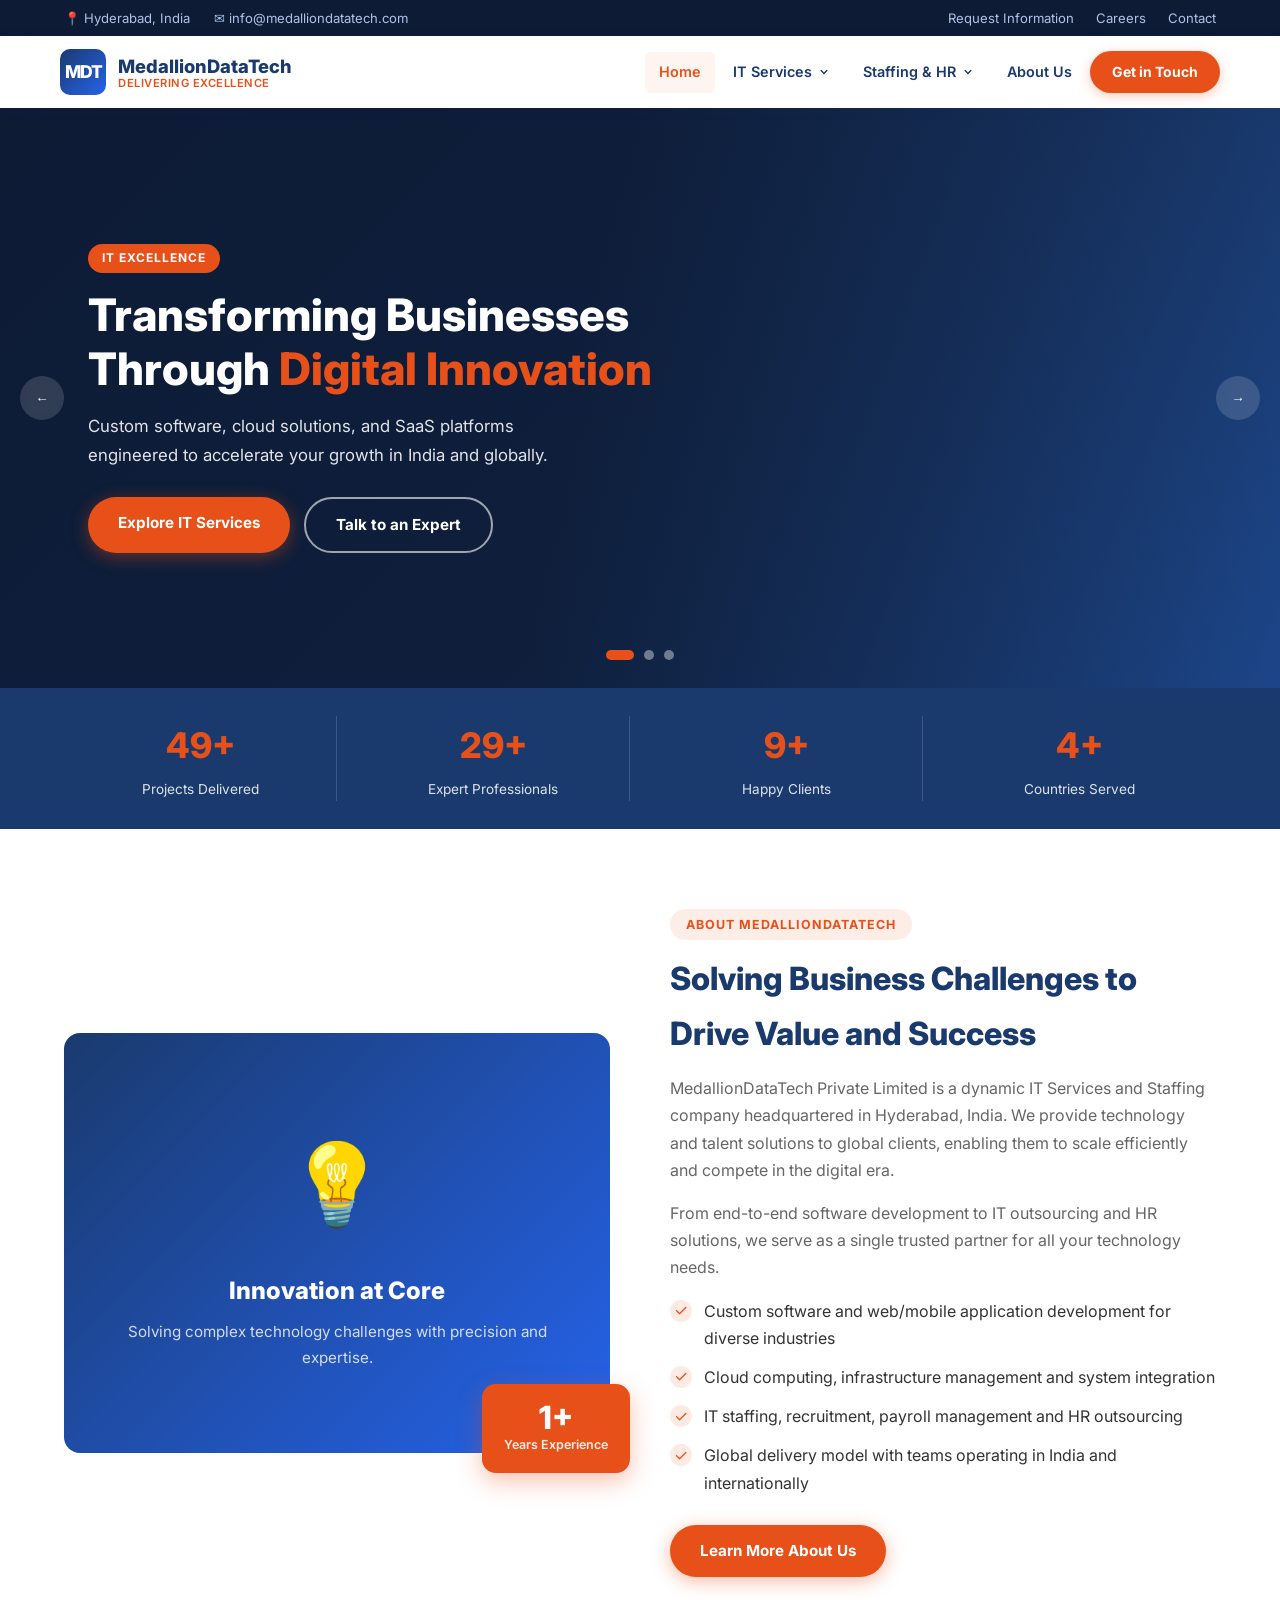
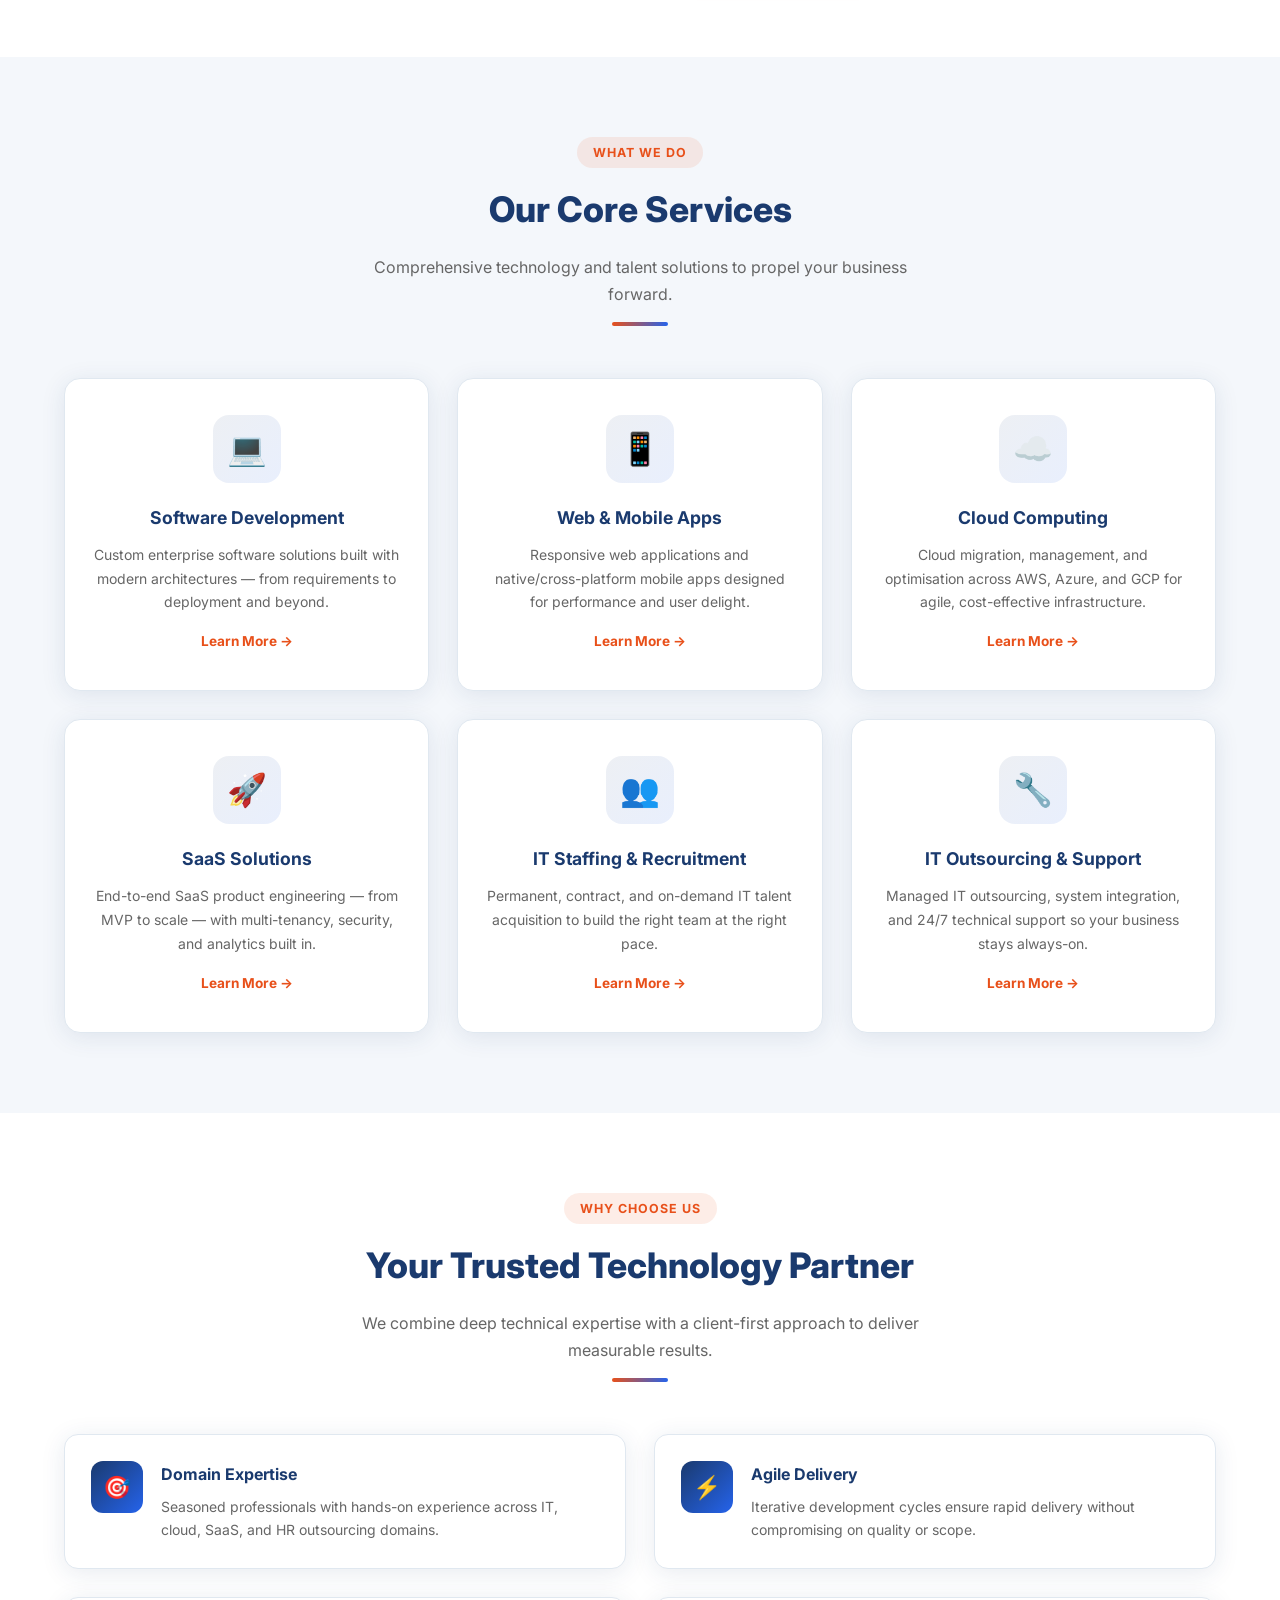
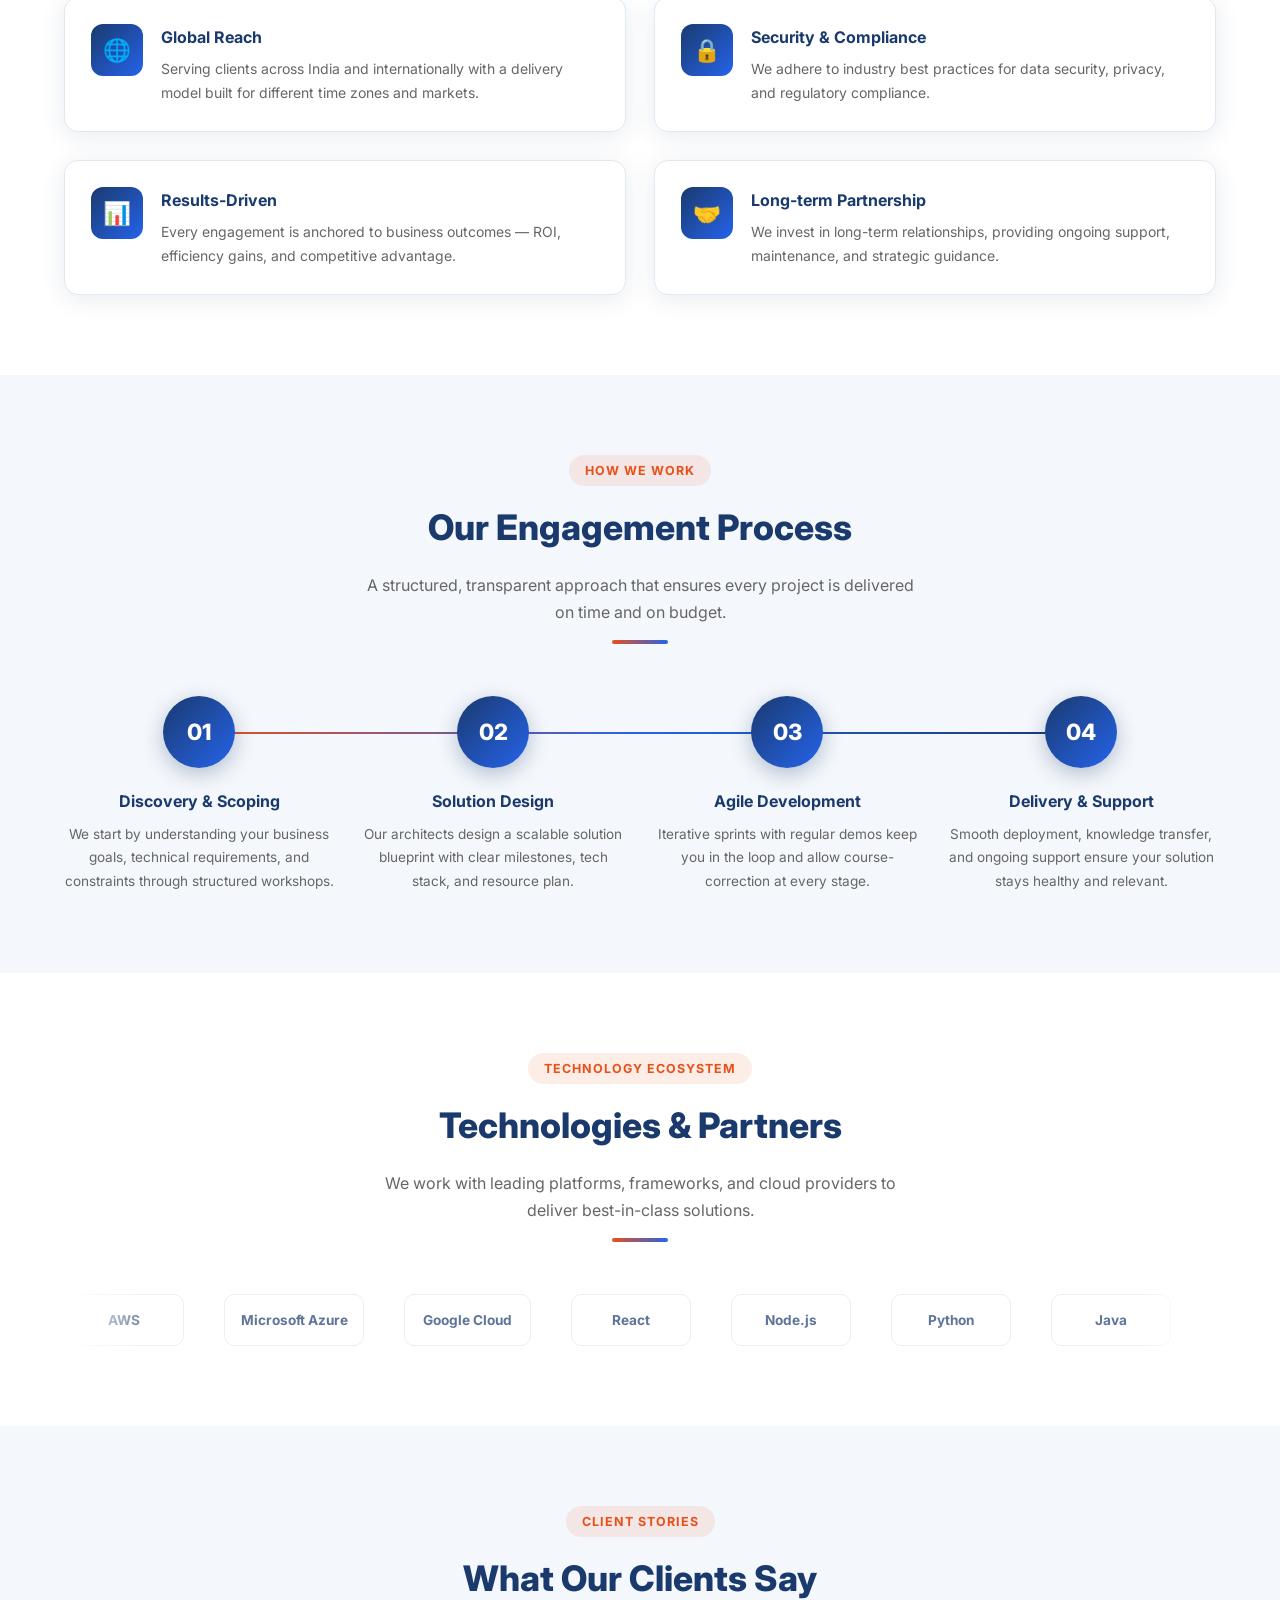
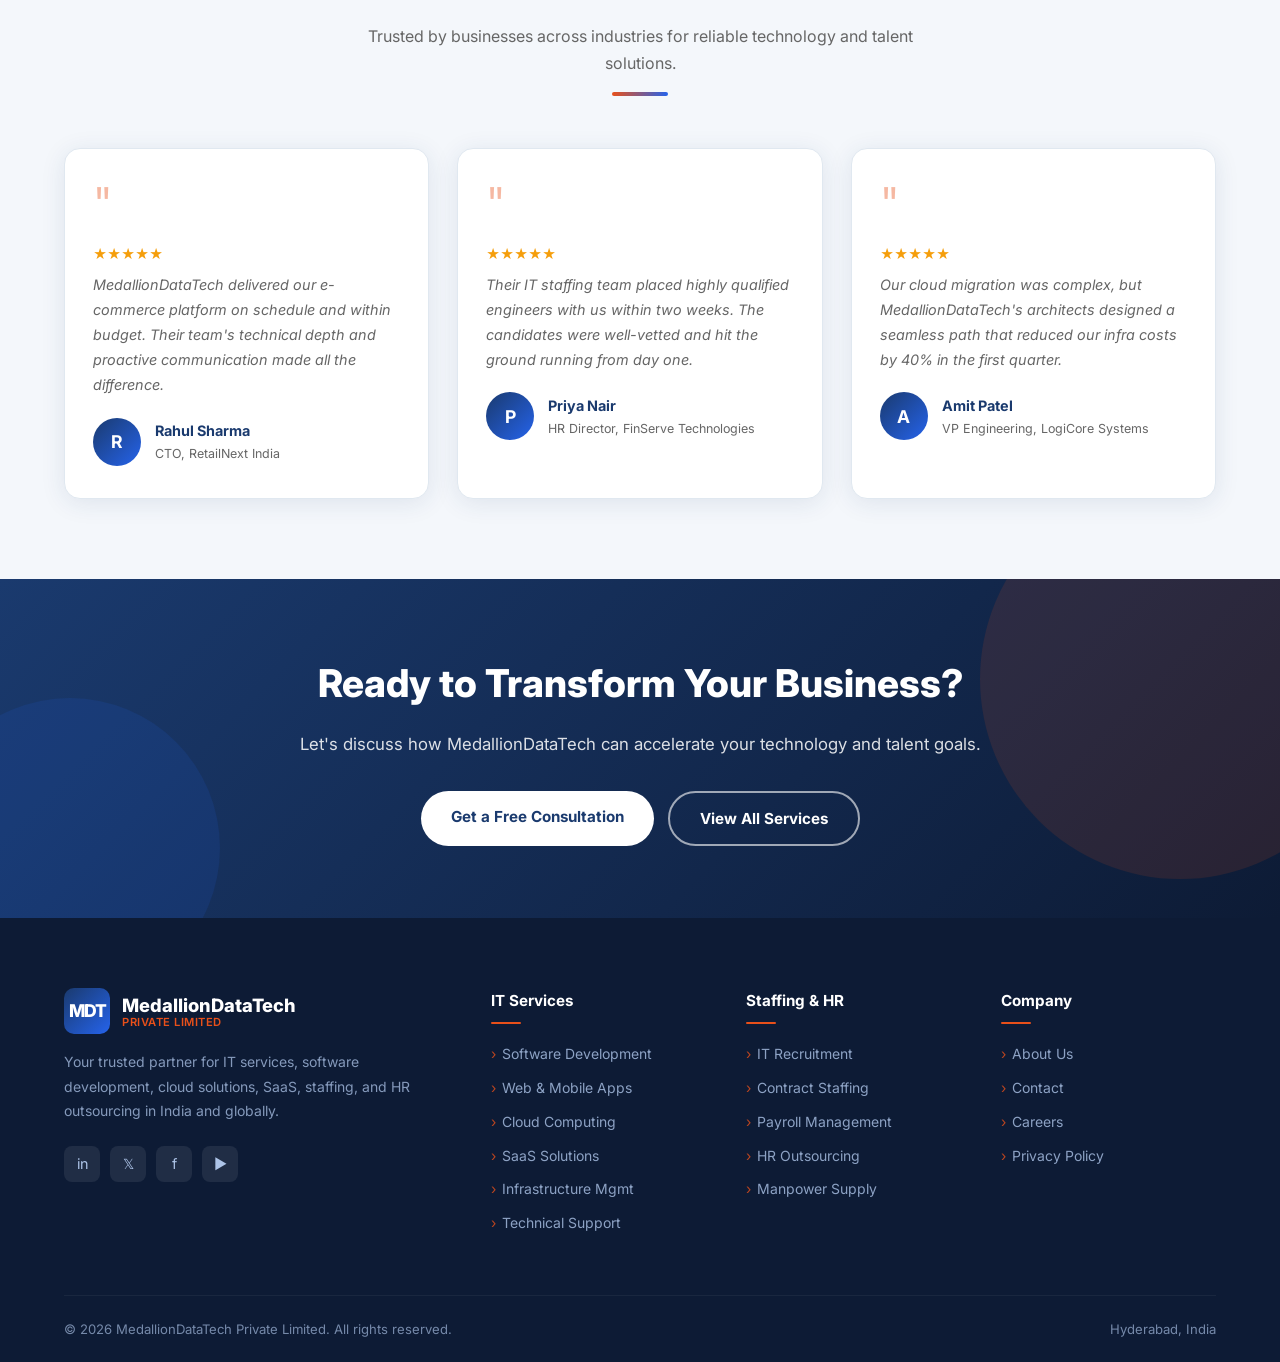
<file: index.html>
<!DOCTYPE html>
<html lang="en">
<head>
  <meta charset="UTF-8" />
  <meta name="viewport" content="width=device-width, initial-scale=1.0"/>
  <title>MedallionDataTech Pvt. Ltd. — IT & Staffing Solutions</title>
  <link rel="icon" type="image/svg+xml" href="favicon.svg"/>
  <link rel="preconnect" href="https://fonts.googleapis.com"/>
  <link rel="stylesheet" href="https://fonts.googleapis.com/css2?family=Inter:wght@400;500;600;700;800&display=swap"/>
  <link rel="stylesheet" href="css/style.css"/>
</head>
<body>

<div class="top-bar">
  <div class="container">
    <div class="top-bar-left">
      <span>📍 Hyderabad, India</span>
      <span>✉ info@medalliondatatech.com</span>
    </div>
    <div class="top-bar-right">
      <a href="contact.html">Request Information</a>
      <a href="contact.html">Careers</a>
      <a href="contact.html">Contact</a>
    </div>
  </div>
</div>

<nav class="navbar">
  <div class="container">
    <a href="index.html" class="logo">
      <div class="logo-icon">MDT</div>
      <div class="logo-text">
        <div class="brand">MedallionDataTech</div>
        <div class="tagline">Delivering Excellence</div>
      </div>
    </a>
    <ul class="nav-links" id="navLinks">
      <li class="nav-item"><a href="index.html" class="nav-link active">Home</a></li>
      <li class="nav-item">
        <a href="it-services.html" class="nav-link">IT Services <svg viewBox="0 0 20 20" fill="currentColor"><path fill-rule="evenodd" d="M5.293 7.293a1 1 0 011.414 0L10 10.586l3.293-3.293a1 1 0 111.414 1.414l-4 4a1 1 0 01-1.414 0l-4-4a1 1 0 010-1.414z"/></svg></a>
        <div class="dropdown">
          <a href="it-services.html#software"><span class="dot"></span>Software Development</a>
          <a href="it-services.html#web-mobile"><span class="dot"></span>Web & Mobile Apps</a>
          <a href="it-services.html#cloud"><span class="dot"></span>Cloud Computing</a>
          <a href="it-services.html#saas"><span class="dot"></span>SaaS Solutions</a>
          <a href="it-services.html#infrastructure"><span class="dot"></span>Infrastructure Management</a>
          <a href="it-services.html#support"><span class="dot"></span>Technical Support</a>
        </div>
      </li>
      <li class="nav-item">
        <a href="staffing.html" class="nav-link">Staffing & HR <svg viewBox="0 0 20 20" fill="currentColor"><path fill-rule="evenodd" d="M5.293 7.293a1 1 0 011.414 0L10 10.586l3.293-3.293a1 1 0 111.414 1.414l-4 4a1 1 0 01-1.414 0l-4-4a1 1 0 010-1.414z"/></svg></a>
        <div class="dropdown">
          <a href="staffing.html#recruitment"><span class="dot"></span>IT Recruitment</a>
          <a href="staffing.html#contract"><span class="dot"></span>Contract Staffing</a>
          <a href="staffing.html#payroll"><span class="dot"></span>Payroll Management</a>
          <a href="staffing.html#hr-outsourcing"><span class="dot"></span>HR Outsourcing</a>
          <a href="staffing.html#manpower"><span class="dot"></span>Manpower Supply</a>
        </div>
      </li>
      <li class="nav-item"><a href="about.html" class="nav-link">About Us</a></li>
      <li class="nav-item"><a href="contact.html" class="nav-link nav-cta">Get in Touch</a></li>
    </ul>
    <div class="hamburger" id="hamburger"><span></span><span></span><span></span></div>
  </div>
</nav>

<section class="hero">
  <div class="slide active">
    <div class="slide-bg" style="background:linear-gradient(135deg,#0d1b35 0%,#1a3a6e 60%,#1e4fa0 100%);"></div>
    <div class="slide-overlay"></div>
    <div class="slide-content">
      <span class="slide-badge">IT Excellence</span>
      <h1>Transforming Businesses Through <span>Digital Innovation</span></h1>
      <p>Custom software, cloud solutions, and SaaS platforms engineered to accelerate your growth in India and globally.</p>
      <div class="btn-group">
        <a href="it-services.html" class="btn-primary">Explore IT Services</a>
        <a href="contact.html" class="btn-outline">Talk to an Expert</a>
      </div>
    </div>
  </div>
  <div class="slide">
    <div class="slide-bg" style="background:linear-gradient(135deg,#0d1b35 0%,#3b1a6e 60%,#6228c0 100%);"></div>
    <div class="slide-overlay"></div>
    <div class="slide-content">
      <span class="slide-badge">Talent Solutions</span>
      <h1>Customised <span>Manpower Solutions</span> Tailored to Your Needs</h1>
      <p>End-to-end IT recruitment, contract staffing, payroll management, and HR outsourcing services for tech-first organisations.</p>
      <div class="btn-group">
        <a href="staffing.html" class="btn-primary">Explore Staffing</a>
        <a href="contact.html" class="btn-outline">Post a Requirement</a>
      </div>
    </div>
  </div>
  <div class="slide">
    <div class="slide-bg" style="background:linear-gradient(135deg,#0d1b35 0%,#1a4e6e 60%,#1a7a6e 100%);"></div>
    <div class="slide-overlay"></div>
    <div class="slide-content">
      <span class="slide-badge">Cloud & SaaS</span>
      <h1>Scalable <span>Cloud & SaaS</span> Solutions Built for the Future</h1>
      <p>From cloud migration to full-stack SaaS product development — we deliver reliable infrastructure that scales with your business.</p>
      <div class="btn-group">
        <a href="it-services.html#cloud" class="btn-primary">Cloud Solutions</a>
        <a href="contact.html" class="btn-outline">Get a Quote</a>
      </div>
    </div>
  </div>
  <button class="hero-arrow hero-prev">&#8592;</button>
  <button class="hero-arrow hero-next">&#8594;</button>
  <div class="hero-nav">
    <button class="hero-dot active"></button>
    <button class="hero-dot"></button>
    <button class="hero-dot"></button>
  </div>
</section>

<section class="stats-bar">
  <div class="container">
    <div class="stats-grid">
      <div class="stat-item"><div class="stat-num" data-target="50" data-suffix="+">50+</div><div class="stat-label">Projects Delivered</div></div>
      <div class="stat-item"><div class="stat-num" data-target="30" data-suffix="+">30+</div><div class="stat-label">Expert Professionals</div></div>
      <div class="stat-item"><div class="stat-num" data-target="10" data-suffix="+">10+</div><div class="stat-label">Happy Clients</div></div>
      <div class="stat-item"><div class="stat-num" data-target="5" data-suffix="+">5+</div><div class="stat-label">Countries Served</div></div>
    </div>
  </div>
</section>

<section class="section">
  <div class="container">
    <div class="about-grid">
      <div class="about-img-wrap">
        <div style="background:linear-gradient(135deg,#1a3a6e,#2563eb);border-radius:16px;width:100%;height:420px;display:flex;align-items:center;justify-content:center;">
          <div style="text-align:center;color:#fff;padding:40px;">
            <div style="font-size:5rem;margin-bottom:20px;">💡</div>
            <div style="font-size:1.5rem;font-weight:800;margin-bottom:8px;">Innovation at Core</div>
            <div style="opacity:0.8;font-size:0.95rem;">Solving complex technology challenges with precision and expertise.</div>
          </div>
        </div>
        <div class="about-badge-float"><div class="num">1+</div><div class="lbl">Years Experience</div></div>
      </div>
      <div class="about-text">
        <span class="section-badge">About MedallionDataTech</span>
        <h2>Solving Business Challenges to Drive Value and Success</h2>
        <p>MedallionDataTech Private Limited is a dynamic IT Services and Staffing company headquartered in Hyderabad, India. We provide technology and talent solutions to global clients, enabling them to scale efficiently and compete in the digital era.</p>
        <p>From end-to-end software development to IT outsourcing and HR solutions, we serve as a single trusted partner for all your technology needs.</p>
        <div class="about-points">
          <div class="about-point"><div class="check-icon">✓</div><div>Custom software and web/mobile application development for diverse industries</div></div>
          <div class="about-point"><div class="check-icon">✓</div><div>Cloud computing, infrastructure management and system integration</div></div>
          <div class="about-point"><div class="check-icon">✓</div><div>IT staffing, recruitment, payroll management and HR outsourcing</div></div>
          <div class="about-point"><div class="check-icon">✓</div><div>Global delivery model with teams operating in India and internationally</div></div>
        </div>
        <a href="about.html" class="btn-primary" style="display:inline-block;">Learn More About Us</a>
      </div>
    </div>
  </div>
</section>

<section class="section section-alt">
  <div class="container">
    <div class="section-header">
      <span class="section-badge">What We Do</span>
      <h2 class="section-title">Our Core Services</h2>
      <p class="section-subtitle">Comprehensive technology and talent solutions to propel your business forward.</p>
      <div class="title-underline"></div>
    </div>
    <div class="services-grid">
      <div class="service-card"><div class="service-icon"><span>💻</span></div><h3>Software Development</h3><p>Custom enterprise software solutions built with modern architectures — from requirements to deployment and beyond.</p><a href="it-services.html#software" class="learn-more">Learn More →</a></div>
      <div class="service-card"><div class="service-icon"><span>📱</span></div><h3>Web & Mobile Apps</h3><p>Responsive web applications and native/cross-platform mobile apps designed for performance and user delight.</p><a href="it-services.html#web-mobile" class="learn-more">Learn More →</a></div>
      <div class="service-card"><div class="service-icon"><span>☁️</span></div><h3>Cloud Computing</h3><p>Cloud migration, management, and optimisation across AWS, Azure, and GCP for agile, cost-effective infrastructure.</p><a href="it-services.html#cloud" class="learn-more">Learn More →</a></div>
      <div class="service-card"><div class="service-icon"><span>🚀</span></div><h3>SaaS Solutions</h3><p>End-to-end SaaS product engineering — from MVP to scale — with multi-tenancy, security, and analytics built in.</p><a href="it-services.html#saas" class="learn-more">Learn More →</a></div>
      <div class="service-card"><div class="service-icon"><span>👥</span></div><h3>IT Staffing & Recruitment</h3><p>Permanent, contract, and on-demand IT talent acquisition to build the right team at the right pace.</p><a href="staffing.html#recruitment" class="learn-more">Learn More →</a></div>
      <div class="service-card"><div class="service-icon"><span>🔧</span></div><h3>IT Outsourcing & Support</h3><p>Managed IT outsourcing, system integration, and 24/7 technical support so your business stays always-on.</p><a href="it-services.html#support" class="learn-more">Learn More →</a></div>
    </div>
  </div>
</section>

<section class="section">
  <div class="container">
    <div class="section-header">
      <span class="section-badge">Why Choose Us</span>
      <h2 class="section-title">Your Trusted Technology Partner</h2>
      <p class="section-subtitle">We combine deep technical expertise with a client-first approach to deliver measurable results.</p>
      <div class="title-underline"></div>
    </div>
    <div class="why-grid">
      <div class="why-card"><div class="why-icon">🎯</div><div class="why-content"><h4>Domain Expertise</h4><p>Seasoned professionals with hands-on experience across IT, cloud, SaaS, and HR outsourcing domains.</p></div></div>
      <div class="why-card"><div class="why-icon">⚡</div><div class="why-content"><h4>Agile Delivery</h4><p>Iterative development cycles ensure rapid delivery without compromising on quality or scope.</p></div></div>
      <div class="why-card"><div class="why-icon">🌐</div><div class="why-content"><h4>Global Reach</h4><p>Serving clients across India and internationally with a delivery model built for different time zones and markets.</p></div></div>
      <div class="why-card"><div class="why-icon">🔒</div><div class="why-content"><h4>Security & Compliance</h4><p>We adhere to industry best practices for data security, privacy, and regulatory compliance.</p></div></div>
      <div class="why-card"><div class="why-icon">📊</div><div class="why-content"><h4>Results-Driven</h4><p>Every engagement is anchored to business outcomes — ROI, efficiency gains, and competitive advantage.</p></div></div>
      <div class="why-card"><div class="why-icon">🤝</div><div class="why-content"><h4>Long-term Partnership</h4><p>We invest in long-term relationships, providing ongoing support, maintenance, and strategic guidance.</p></div></div>
    </div>
  </div>
</section>

<section class="section section-alt">
  <div class="container">
    <div class="section-header">
      <span class="section-badge">How We Work</span>
      <h2 class="section-title">Our Engagement Process</h2>
      <p class="section-subtitle">A structured, transparent approach that ensures every project is delivered on time and on budget.</p>
      <div class="title-underline"></div>
    </div>
    <div class="process-steps">
      <div class="process-step"><div class="step-num">01</div><h4>Discovery & Scoping</h4><p>We start by understanding your business goals, technical requirements, and constraints through structured workshops.</p></div>
      <div class="process-step"><div class="step-num">02</div><h4>Solution Design</h4><p>Our architects design a scalable solution blueprint with clear milestones, tech stack, and resource plan.</p></div>
      <div class="process-step"><div class="step-num">03</div><h4>Agile Development</h4><p>Iterative sprints with regular demos keep you in the loop and allow course-correction at every stage.</p></div>
      <div class="process-step"><div class="step-num">04</div><h4>Delivery & Support</h4><p>Smooth deployment, knowledge transfer, and ongoing support ensure your solution stays healthy and relevant.</p></div>
    </div>
  </div>
</section>

<section class="section">
  <div class="container">
    <div class="section-header">
      <span class="section-badge">Technology Ecosystem</span>
      <h2 class="section-title">Technologies & Partners</h2>
      <p class="section-subtitle">We work with leading platforms, frameworks, and cloud providers to deliver best-in-class solutions.</p>
      <div class="title-underline"></div>
    </div>
    <div class="partners-track">
      <div class="partners-scroll">
        <div class="partner-logo">AWS</div><div class="partner-logo">Microsoft Azure</div><div class="partner-logo">Google Cloud</div><div class="partner-logo">React</div><div class="partner-logo">Node.js</div><div class="partner-logo">Python</div><div class="partner-logo">Java</div><div class="partner-logo">Docker</div><div class="partner-logo">Kubernetes</div><div class="partner-logo">PostgreSQL</div><div class="partner-logo">MongoDB</div><div class="partner-logo">Salesforce</div>
        <div class="partner-logo">AWS</div><div class="partner-logo">Microsoft Azure</div><div class="partner-logo">Google Cloud</div><div class="partner-logo">React</div><div class="partner-logo">Node.js</div><div class="partner-logo">Python</div><div class="partner-logo">Java</div><div class="partner-logo">Docker</div><div class="partner-logo">Kubernetes</div><div class="partner-logo">PostgreSQL</div><div class="partner-logo">MongoDB</div><div class="partner-logo">Salesforce</div>
      </div>
    </div>
  </div>
</section>

<section class="section section-alt">
  <div class="container">
    <div class="section-header">
      <span class="section-badge">Client Stories</span>
      <h2 class="section-title">What Our Clients Say</h2>
      <p class="section-subtitle">Trusted by businesses across industries for reliable technology and talent solutions.</p>
      <div class="title-underline"></div>
    </div>
    <div class="testimonials-grid">
      <div class="testimonial-card"><div class="quote-icon">"</div><div class="stars">★★★★★</div><p>MedallionDataTech delivered our e-commerce platform on schedule and within budget. Their team's technical depth and proactive communication made all the difference.</p><div class="testimonial-author"><div class="author-avatar">R</div><div class="author-info"><div class="name">Rahul Sharma</div><div class="role">CTO, RetailNext India</div></div></div></div>
      <div class="testimonial-card"><div class="quote-icon">"</div><div class="stars">★★★★★</div><p>Their IT staffing team placed highly qualified engineers with us within two weeks. The candidates were well-vetted and hit the ground running from day one.</p><div class="testimonial-author"><div class="author-avatar">P</div><div class="author-info"><div class="name">Priya Nair</div><div class="role">HR Director, FinServe Technologies</div></div></div></div>
      <div class="testimonial-card"><div class="quote-icon">"</div><div class="stars">★★★★★</div><p>Our cloud migration was complex, but MedallionDataTech's architects designed a seamless path that reduced our infra costs by 40% in the first quarter.</p><div class="testimonial-author"><div class="author-avatar">A</div><div class="author-info"><div class="name">Amit Patel</div><div class="role">VP Engineering, LogiCore Systems</div></div></div></div>
    </div>
  </div>
</section>

<section class="cta-banner">
  <div class="container">
    <h2>Ready to Transform Your Business?</h2>
    <p>Let's discuss how MedallionDataTech can accelerate your technology and talent goals.</p>
    <div class="btn-group">
      <a href="contact.html" class="btn-white">Get a Free Consultation</a>
      <a href="it-services.html" class="btn-outline">View All Services</a>
    </div>
  </div>
</section>

<footer class="footer">
  <div class="container">
    <div class="footer-grid">
      <div class="footer-brand">
        <div class="logo" style="margin-bottom:16px;"><div class="logo-icon">MDT</div><div class="logo-text"><div class="brand">MedallionDataTech</div><div class="tagline">Private Limited</div></div></div>
        <p class="footer-desc">Your trusted partner for IT services, software development, cloud solutions, SaaS, staffing, and HR outsourcing in India and globally.</p>
        <div class="social-links"><a href="#" class="social-link">in</a><a href="#" class="social-link">𝕏</a><a href="#" class="social-link">f</a><a href="#" class="social-link">▶</a></div>
      </div>
      <div class="footer-col"><h4>IT Services</h4><ul><li><a href="it-services.html#software">Software Development</a></li><li><a href="it-services.html#web-mobile">Web & Mobile Apps</a></li><li><a href="it-services.html#cloud">Cloud Computing</a></li><li><a href="it-services.html#saas">SaaS Solutions</a></li><li><a href="it-services.html#infrastructure">Infrastructure Mgmt</a></li><li><a href="it-services.html#support">Technical Support</a></li></ul></div>
      <div class="footer-col"><h4>Staffing & HR</h4><ul><li><a href="staffing.html#recruitment">IT Recruitment</a></li><li><a href="staffing.html#contract">Contract Staffing</a></li><li><a href="staffing.html#payroll">Payroll Management</a></li><li><a href="staffing.html#hr-outsourcing">HR Outsourcing</a></li><li><a href="staffing.html#manpower">Manpower Supply</a></li></ul></div>
      <div class="footer-col"><h4>Company</h4><ul><li><a href="about.html">About Us</a></li><li><a href="contact.html">Contact</a></li><li><a href="contact.html">Careers</a></li><li><a href="contact.html">Privacy Policy</a></li></ul></div>
    </div>
    <div class="footer-bottom"><span>© 2026 MedallionDataTech Private Limited. All rights reserved.</span><span>Hyderabad, India</span></div>
  </div>
</footer>
<script src="js/main.js"></script>
</body>
</html>
</file>
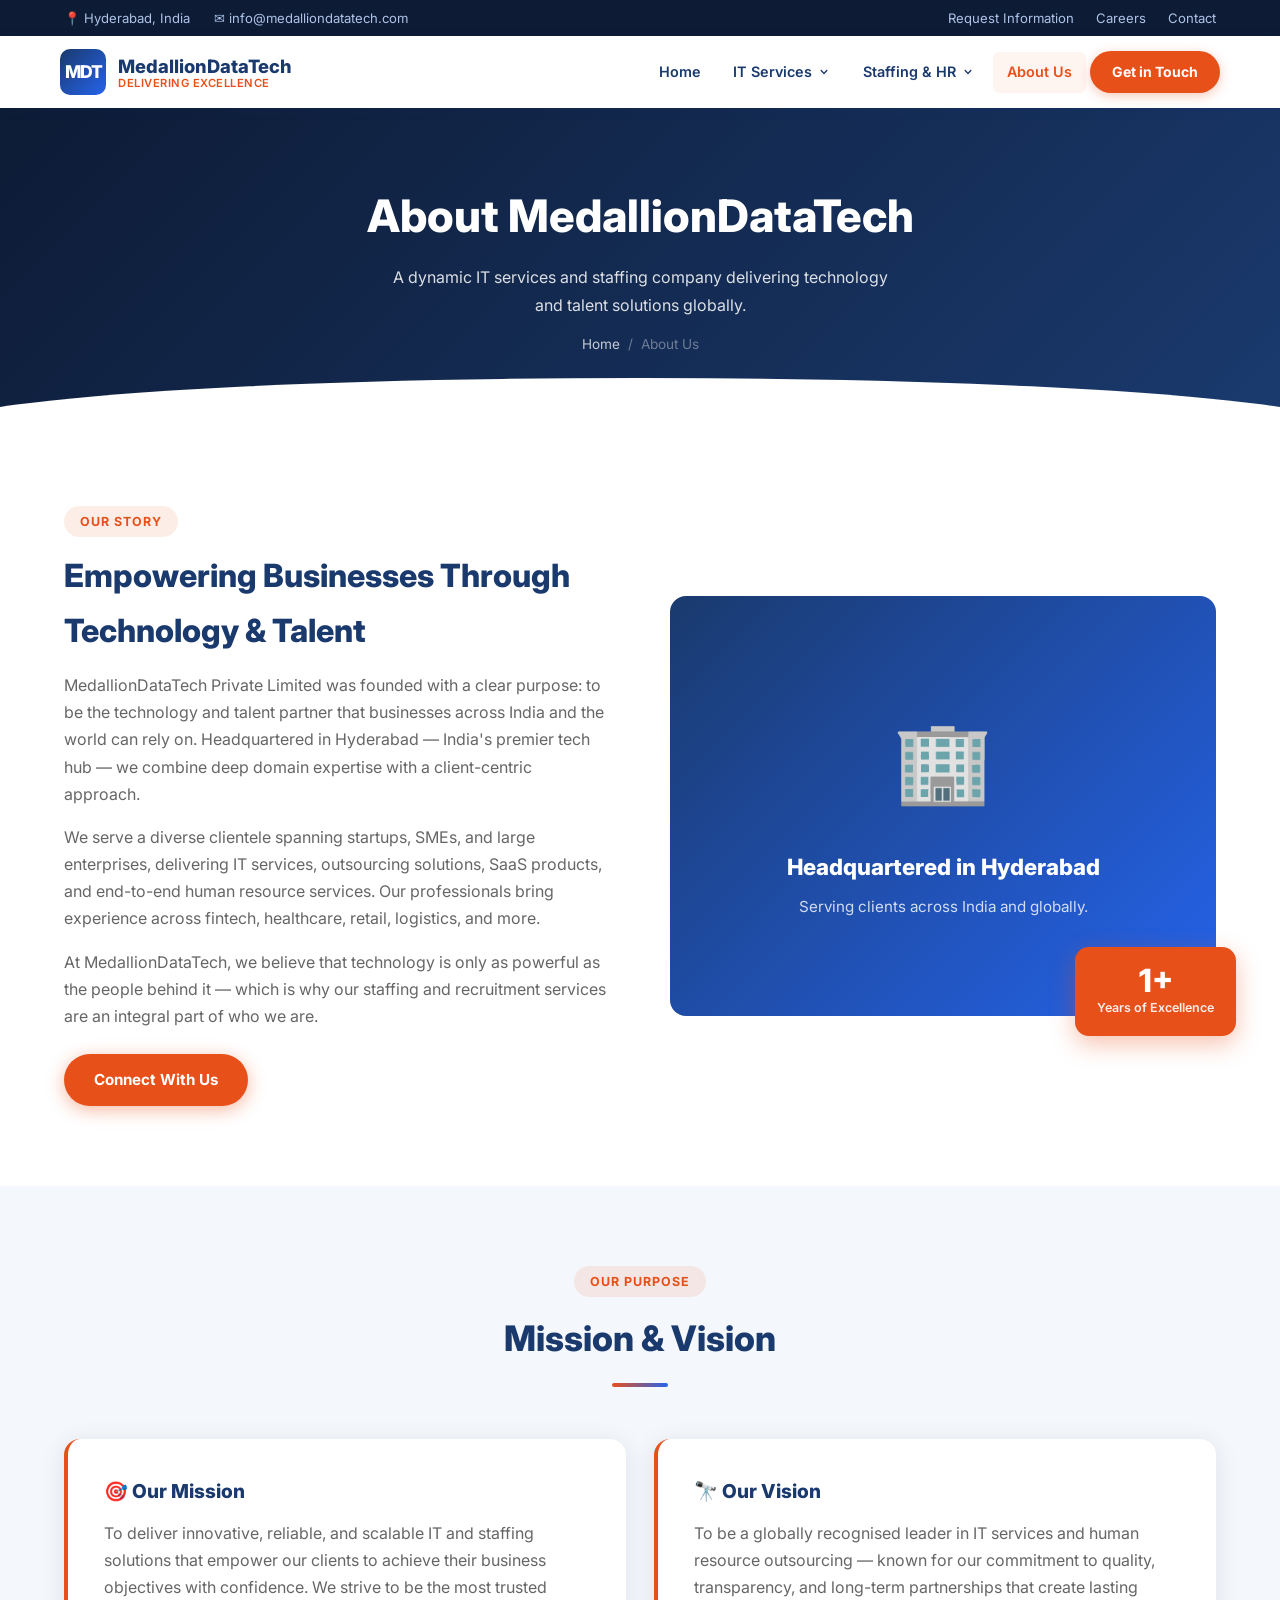
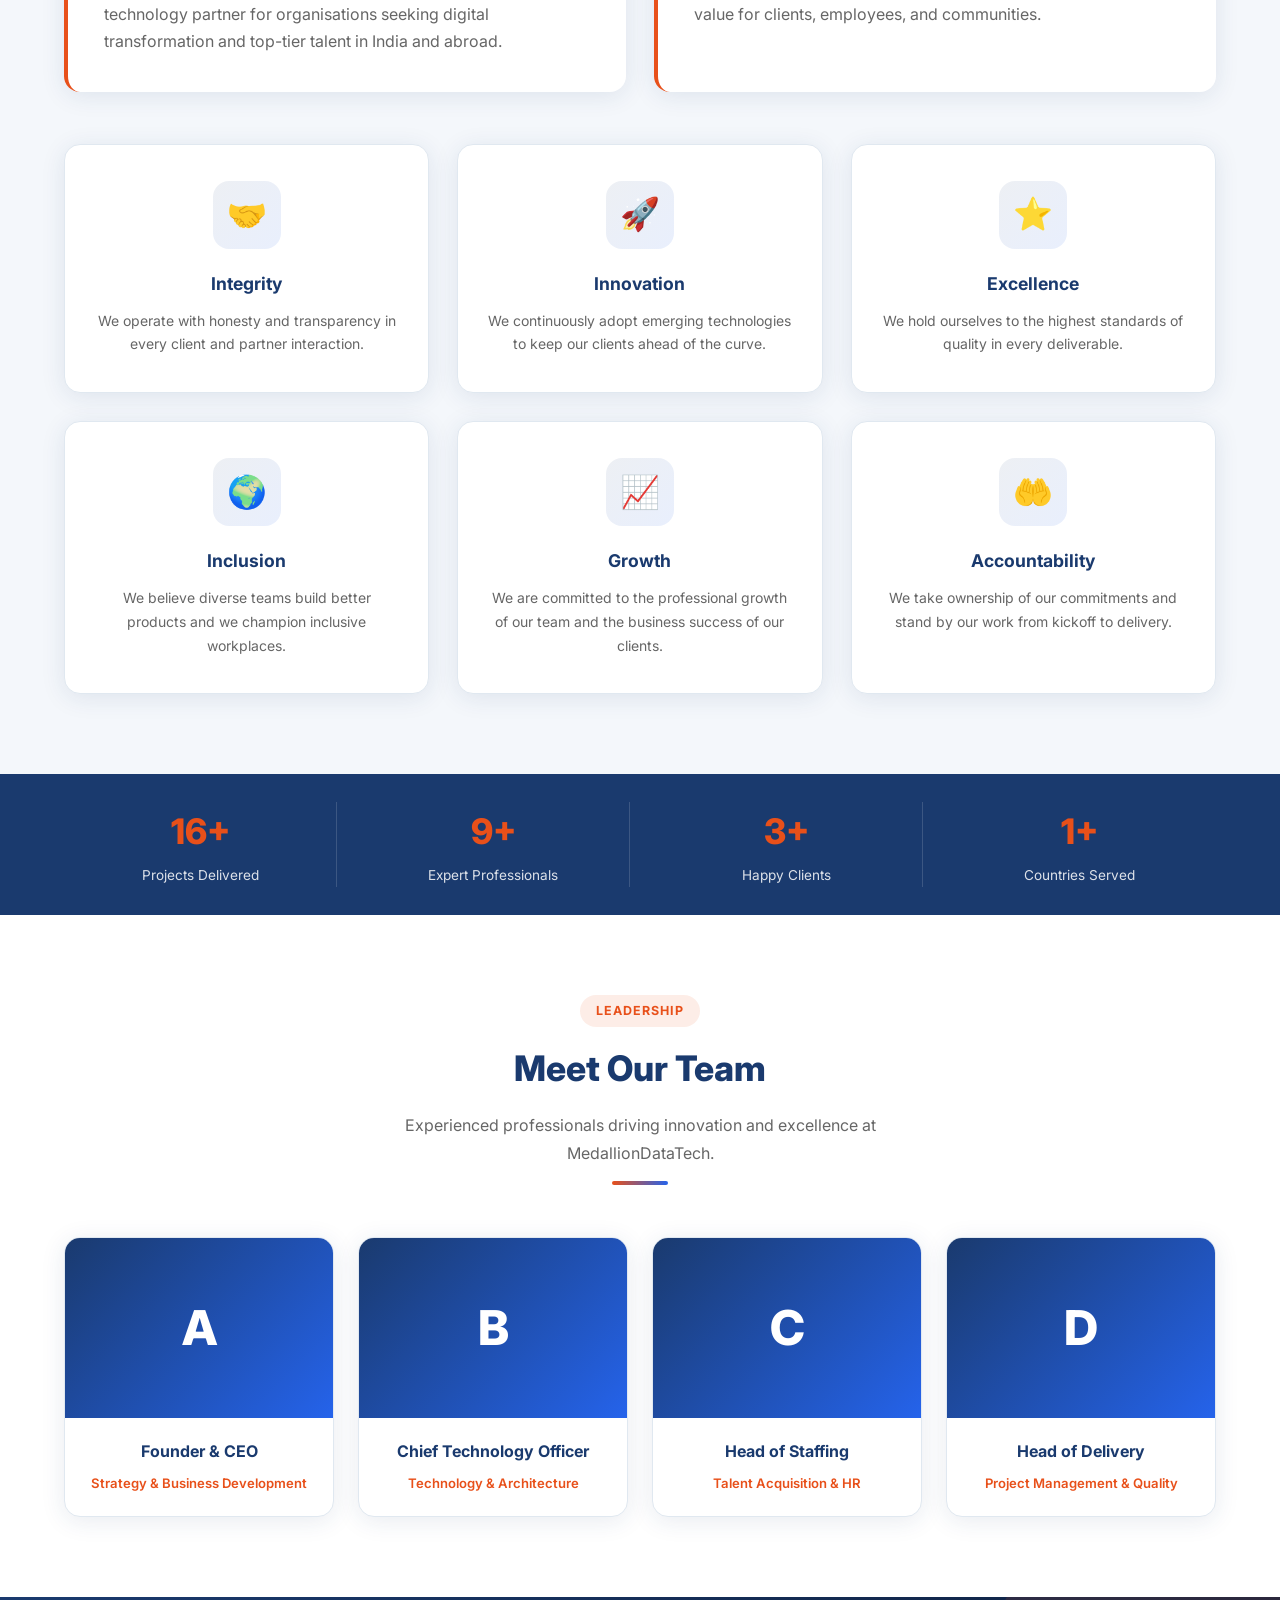
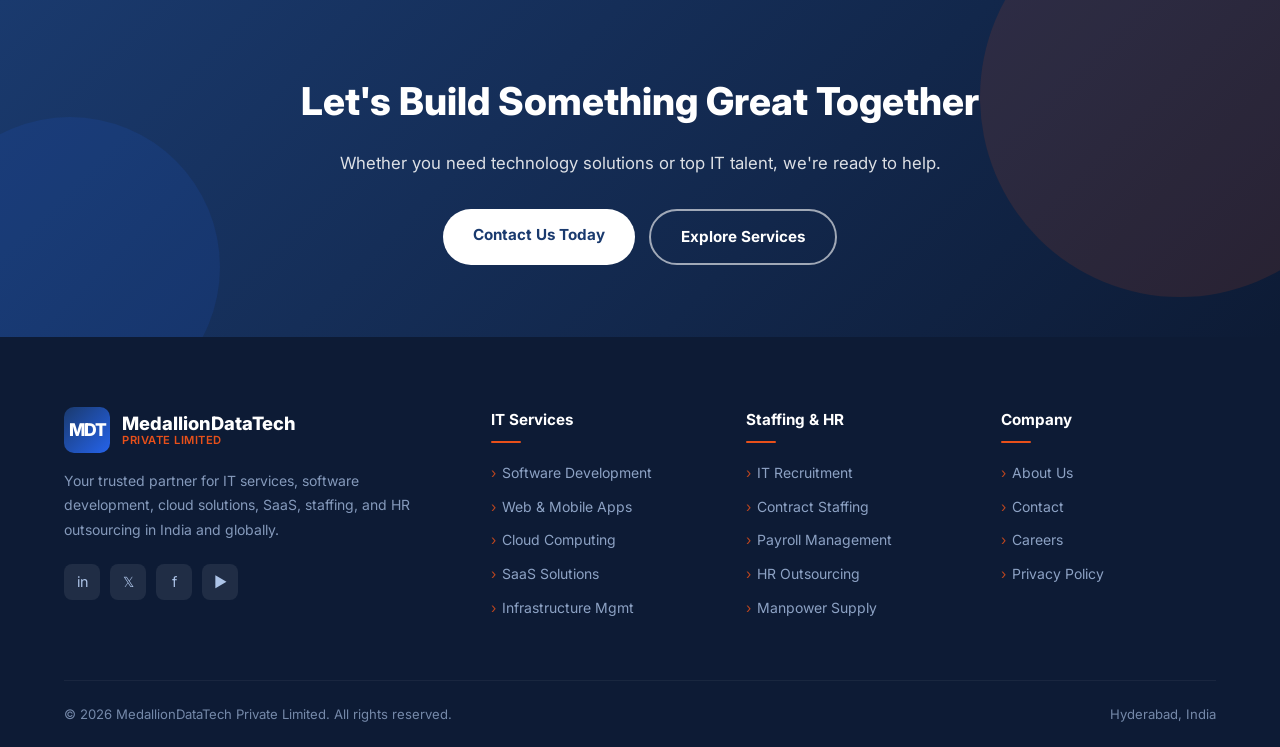
<file: about.html>
<!DOCTYPE html>
<html lang="en">
<head>
  <meta charset="UTF-8" />
  <meta name="viewport" content="width=device-width, initial-scale=1.0"/>
  <title>About Us — MedallionDataTech Pvt. Ltd.</title>
  <link rel="preconnect" href="https://fonts.googleapis.com"/>
  <link rel="stylesheet" href="https://fonts.googleapis.com/css2?family=Inter:wght@400;500;600;700;800&display=swap"/>
  <link rel="icon" type="image/svg+xml" href="favicon.svg"/>
  <link rel="stylesheet" href="css/style.css"/>
</head>
<body>

<!-- TOP BAR -->
<div class="top-bar">
  <div class="container">
    <div class="top-bar-left">
      <span>📍 Hyderabad, India</span>
      <span>✉ info@medalliondatatech.com</span>
    </div>
    <div class="top-bar-right">
      <a href="contact.html">Request Information</a>
      <a href="contact.html">Careers</a>
      <a href="contact.html">Contact</a>
    </div>
  </div>
</div>

<!-- NAVBAR -->
<nav class="navbar">
  <div class="container">
    <a href="index.html" class="logo">
      <div class="logo-icon">MDT</div>
      <div class="logo-text">
        <div class="brand">MedallionDataTech</div>
        <div class="tagline">Delivering Excellence</div>
      </div>
    </a>
    <ul class="nav-links" id="navLinks">
      <li class="nav-item"><a href="index.html" class="nav-link">Home</a></li>
      <li class="nav-item">
        <a href="it-services.html" class="nav-link">IT Services <svg viewBox="0 0 20 20" fill="currentColor"><path fill-rule="evenodd" d="M5.293 7.293a1 1 0 011.414 0L10 10.586l3.293-3.293a1 1 0 111.414 1.414l-4 4a1 1 0 01-1.414 0l-4-4a1 1 0 010-1.414z"/></svg></a>
        <div class="dropdown">
          <a href="it-services.html#software"><span class="dot"></span>Software Development</a>
          <a href="it-services.html#web-mobile"><span class="dot"></span>Web & Mobile Apps</a>
          <a href="it-services.html#cloud"><span class="dot"></span>Cloud Computing</a>
          <a href="it-services.html#saas"><span class="dot"></span>SaaS Solutions</a>
          <a href="it-services.html#infrastructure"><span class="dot"></span>Infrastructure Management</a>
          <a href="it-services.html#support"><span class="dot"></span>Technical Support</a>
        </div>
      </li>
      <li class="nav-item">
        <a href="staffing.html" class="nav-link">Staffing & HR <svg viewBox="0 0 20 20" fill="currentColor"><path fill-rule="evenodd" d="M5.293 7.293a1 1 0 011.414 0L10 10.586l3.293-3.293a1 1 0 111.414 1.414l-4 4a1 1 0 01-1.414 0l-4-4a1 1 0 010-1.414z"/></svg></a>
        <div class="dropdown">
          <a href="staffing.html#recruitment"><span class="dot"></span>IT Recruitment</a>
          <a href="staffing.html#contract"><span class="dot"></span>Contract Staffing</a>
          <a href="staffing.html#payroll"><span class="dot"></span>Payroll Management</a>
          <a href="staffing.html#hr-outsourcing"><span class="dot"></span>HR Outsourcing</a>
          <a href="staffing.html#manpower"><span class="dot"></span>Manpower Supply</a>
        </div>
      </li>
      <li class="nav-item"><a href="about.html" class="nav-link active">About Us</a></li>
      <li class="nav-item"><a href="contact.html" class="nav-link nav-cta">Get in Touch</a></li>
    </ul>
    <div class="hamburger" id="hamburger"><span></span><span></span><span></span></div>
  </div>
</nav>

<!-- PAGE HEADER -->
<div class="page-header">
  <div class="container">
    <h1>About MedallionDataTech</h1>
    <p>A dynamic IT services and staffing company delivering technology and talent solutions globally.</p>
    <div class="breadcrumb">
      <a href="index.html">Home</a><span>/</span><span>About Us</span>
    </div>
  </div>
</div>

<!-- COMPANY STORY -->
<section class="section">
  <div class="container">
    <div class="about-grid">
      <div class="about-text">
        <span class="section-badge">Our Story</span>
        <h2>Empowering Businesses Through Technology & Talent</h2>
        <p>MedallionDataTech Private Limited was founded with a clear purpose: to be the technology and talent partner that businesses across India and the world can rely on. Headquartered in Hyderabad — India's premier tech hub — we combine deep domain expertise with a client-centric approach.</p>
        <p>We serve a diverse clientele spanning startups, SMEs, and large enterprises, delivering IT services, outsourcing solutions, SaaS products, and end-to-end human resource services. Our professionals bring experience across fintech, healthcare, retail, logistics, and more.</p>
        <p>At MedallionDataTech, we believe that technology is only as powerful as the people behind it — which is why our staffing and recruitment services are an integral part of who we are.</p>
        <a href="contact.html" class="btn-primary" style="display:inline-block; margin-top:8px;">Connect With Us</a>
      </div>
      <div class="about-img-wrap">
        <div style="background: linear-gradient(135deg,#1a3a6e,#2563eb); border-radius:16px; width:100%; height:420px; display:flex; align-items:center; justify-content:center;">
          <div style="text-align:center; color:#fff; padding:40px;">
            <div style="font-size:5rem; margin-bottom:20px;">🏢</div>
            <div style="font-size:1.4rem; font-weight:800; margin-bottom:8px;">Headquartered in Hyderabad</div>
            <div style="opacity:0.8; font-size:0.95rem;">Serving clients across India and globally.</div>
          </div>
        </div>
        <div class="about-badge-float">
          <div class="num">1+</div>
          <div class="lbl">Years of Excellence</div>
        </div>
      </div>
    </div>
  </div>
</section>

<!-- MISSION & VISION -->
<section class="section section-alt">
  <div class="container">
    <div class="section-header">
      <span class="section-badge">Our Purpose</span>
      <h2 class="section-title">Mission & Vision</h2>
      <div class="title-underline"></div>
    </div>
    <div class="mission-vision">
      <div class="mv-card">
        <h3>🎯 Our Mission</h3>
        <p>To deliver innovative, reliable, and scalable IT and staffing solutions that empower our clients to achieve their business objectives with confidence. We strive to be the most trusted technology partner for organisations seeking digital transformation and top-tier talent in India and abroad.</p>
      </div>
      <div class="mv-card">
        <h3>🔭 Our Vision</h3>
        <p>To be a globally recognised leader in IT services and human resource outsourcing — known for our commitment to quality, transparency, and long-term partnerships that create lasting value for clients, employees, and communities.</p>
      </div>
    </div>

    <!-- VALUES -->
    <div class="services-grid" style="margin-top:0;">
      <div class="service-card">
        <div class="service-icon"><span>🤝</span></div>
        <h3>Integrity</h3>
        <p>We operate with honesty and transparency in every client and partner interaction.</p>
      </div>
      <div class="service-card">
        <div class="service-icon"><span>🚀</span></div>
        <h3>Innovation</h3>
        <p>We continuously adopt emerging technologies to keep our clients ahead of the curve.</p>
      </div>
      <div class="service-card">
        <div class="service-icon"><span>⭐</span></div>
        <h3>Excellence</h3>
        <p>We hold ourselves to the highest standards of quality in every deliverable.</p>
      </div>
      <div class="service-card">
        <div class="service-icon"><span>🌍</span></div>
        <h3>Inclusion</h3>
        <p>We believe diverse teams build better products and we champion inclusive workplaces.</p>
      </div>
      <div class="service-card">
        <div class="service-icon"><span>📈</span></div>
        <h3>Growth</h3>
        <p>We are committed to the professional growth of our team and the business success of our clients.</p>
      </div>
      <div class="service-card">
        <div class="service-icon"><span>🤲</span></div>
        <h3>Accountability</h3>
        <p>We take ownership of our commitments and stand by our work from kickoff to delivery.</p>
      </div>
    </div>
  </div>
</section>

<!-- STATS -->
<section class="stats-bar">
  <div class="container">
    <div class="stats-grid">
      <div class="stat-item">
        <div class="stat-num" data-target="50" data-suffix="+">50+</div>
        <div class="stat-label">Projects Delivered</div>
      </div>
      <div class="stat-item">
        <div class="stat-num" data-target="30" data-suffix="+">30+</div>
        <div class="stat-label">Expert Professionals</div>
      </div>
      <div class="stat-item">
        <div class="stat-num" data-target="10" data-suffix="+">10+</div>
        <div class="stat-label">Happy Clients</div>
      </div>
      <div class="stat-item">
        <div class="stat-num" data-target="5" data-suffix="+">5+</div>
        <div class="stat-label">Countries Served</div>
      </div>
    </div>
  </div>
</section>

<!-- LEADERSHIP TEAM -->
<section class="section">
  <div class="container">
    <div class="section-header">
      <span class="section-badge">Leadership</span>
      <h2 class="section-title">Meet Our Team</h2>
      <p class="section-subtitle">Experienced professionals driving innovation and excellence at MedallionDataTech.</p>
      <div class="title-underline"></div>
    </div>
    <div class="team-grid">
      <div class="team-card">
        <div class="team-avatar">A</div>
        <div class="team-card-body">
          <h4>Founder & CEO</h4>
          <span>Strategy & Business Development</span>
        </div>
      </div>
      <div class="team-card">
        <div class="team-avatar">B</div>
        <div class="team-card-body">
          <h4>Chief Technology Officer</h4>
          <span>Technology & Architecture</span>
        </div>
      </div>
      <div class="team-card">
        <div class="team-avatar">C</div>
        <div class="team-card-body">
          <h4>Head of Staffing</h4>
          <span>Talent Acquisition & HR</span>
        </div>
      </div>
      <div class="team-card">
        <div class="team-avatar">D</div>
        <div class="team-card-body">
          <h4>Head of Delivery</h4>
          <span>Project Management & Quality</span>
        </div>
      </div>
    </div>
  </div>
</section>

<!-- CTA -->
<section class="cta-banner">
  <div class="container">
    <h2>Let's Build Something Great Together</h2>
    <p>Whether you need technology solutions or top IT talent, we're ready to help.</p>
    <div class="btn-group">
      <a href="contact.html" class="btn-white">Contact Us Today</a>
      <a href="it-services.html" class="btn-outline">Explore Services</a>
    </div>
  </div>
</section>

<!-- FOOTER -->
<footer class="footer">
  <div class="container">
    <div class="footer-grid">
      <div class="footer-brand">
        <div class="logo" style="margin-bottom:16px;">
          <div class="logo-icon">MDT</div>
          <div class="logo-text">
            <div class="brand">MedallionDataTech</div>
            <div class="tagline">Private Limited</div>
          </div>
        </div>
        <p class="footer-desc">Your trusted partner for IT services, software development, cloud solutions, SaaS, staffing, and HR outsourcing in India and globally.</p>
        <div class="social-links">
          <a href="#" class="social-link">in</a>
          <a href="#" class="social-link">𝕏</a>
          <a href="#" class="social-link">f</a>
          <a href="#" class="social-link">▶</a>
        </div>
      </div>
      <div class="footer-col">
        <h4>IT Services</h4>
        <ul>
          <li><a href="it-services.html#software">Software Development</a></li>
          <li><a href="it-services.html#web-mobile">Web & Mobile Apps</a></li>
          <li><a href="it-services.html#cloud">Cloud Computing</a></li>
          <li><a href="it-services.html#saas">SaaS Solutions</a></li>
          <li><a href="it-services.html#infrastructure">Infrastructure Mgmt</a></li>
        </ul>
      </div>
      <div class="footer-col">
        <h4>Staffing & HR</h4>
        <ul>
          <li><a href="staffing.html#recruitment">IT Recruitment</a></li>
          <li><a href="staffing.html#contract">Contract Staffing</a></li>
          <li><a href="staffing.html#payroll">Payroll Management</a></li>
          <li><a href="staffing.html#hr-outsourcing">HR Outsourcing</a></li>
          <li><a href="staffing.html#manpower">Manpower Supply</a></li>
        </ul>
      </div>
      <div class="footer-col">
        <h4>Company</h4>
        <ul>
          <li><a href="about.html">About Us</a></li>
          <li><a href="contact.html">Contact</a></li>
          <li><a href="contact.html">Careers</a></li>
          <li><a href="contact.html">Privacy Policy</a></li>
        </ul>
      </div>
    </div>
    <div class="footer-bottom">
      <span>© 2026 MedallionDataTech Private Limited. All rights reserved.</span>
      <span>Hyderabad, India</span>
    </div>
  </div>
</footer>
<script src="js/main.js"></script>
</body>
</html>
</file>
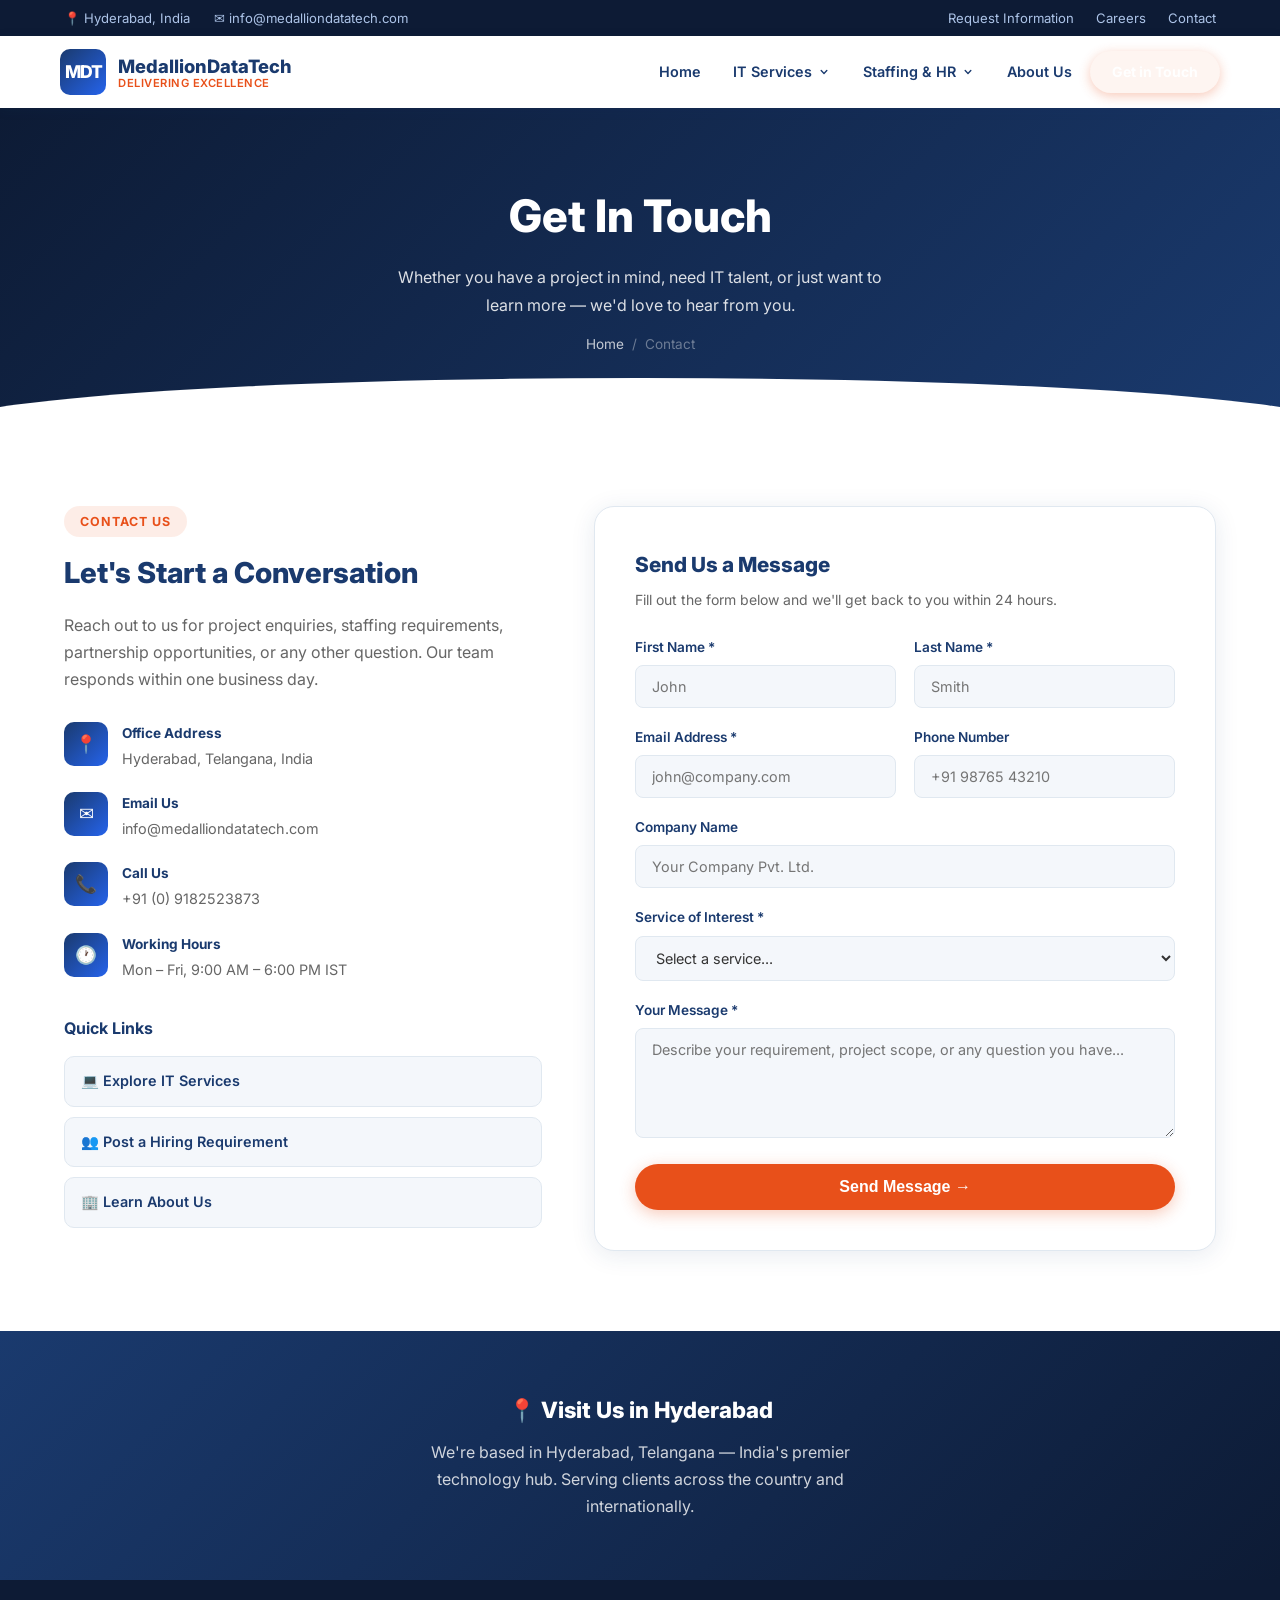
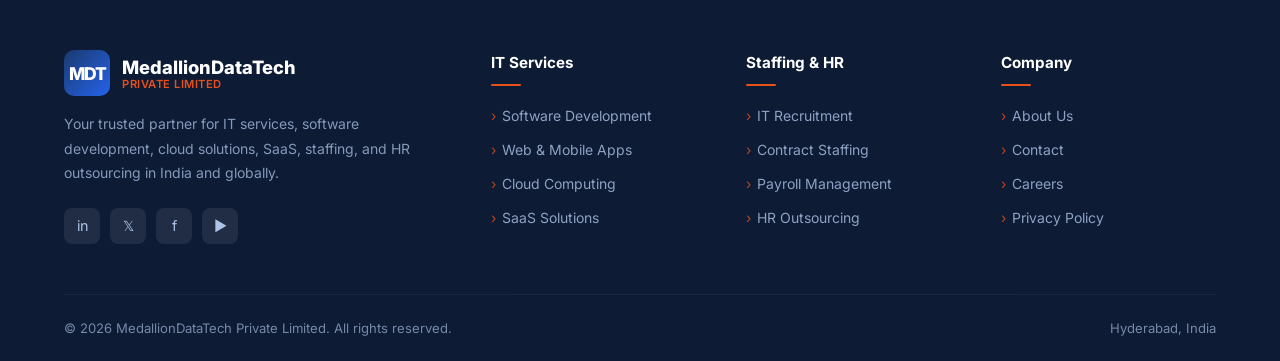
<file: contact.html>
<!DOCTYPE html>
<html lang="en">
<head>
  <meta charset="UTF-8" />
  <meta name="viewport" content="width=device-width, initial-scale=1.0"/>
  <title>Contact Us — MedallionDataTech Pvt. Ltd.</title>
  <link rel="preconnect" href="https://fonts.googleapis.com"/>
  <link rel="stylesheet" href="https://fonts.googleapis.com/css2?family=Inter:wght@400;500;600;700;800&display=swap"/>
  <link rel="icon" type="image/svg+xml" href="favicon.svg"/>
  <link rel="stylesheet" href="css/style.css"/>
</head>
<body>

<!-- TOP BAR -->
<div class="top-bar">
  <div class="container">
    <div class="top-bar-left">
      <span>📍 Hyderabad, India</span>
      <span>✉ info@medalliondatatech.com</span>
    </div>
    <div class="top-bar-right">
      <a href="contact.html">Request Information</a>
      <a href="contact.html">Careers</a>
      <a href="contact.html">Contact</a>
    </div>
  </div>
</div>

<!-- NAVBAR -->
<nav class="navbar">
  <div class="container">
    <a href="index.html" class="logo">
      <div class="logo-icon">MDT</div>
      <div class="logo-text">
        <div class="brand">MedallionDataTech</div>
        <div class="tagline">Delivering Excellence</div>
      </div>
    </a>
    <ul class="nav-links" id="navLinks">
      <li class="nav-item"><a href="index.html" class="nav-link">Home</a></li>
      <li class="nav-item">
        <a href="it-services.html" class="nav-link">IT Services <svg viewBox="0 0 20 20" fill="currentColor"><path fill-rule="evenodd" d="M5.293 7.293a1 1 0 011.414 0L10 10.586l3.293-3.293a1 1 0 111.414 1.414l-4 4a1 1 0 01-1.414 0l-4-4a1 1 0 010-1.414z"/></svg></a>
        <div class="dropdown">
          <a href="it-services.html#software"><span class="dot"></span>Software Development</a>
          <a href="it-services.html#web-mobile"><span class="dot"></span>Web & Mobile Apps</a>
          <a href="it-services.html#cloud"><span class="dot"></span>Cloud Computing</a>
          <a href="it-services.html#saas"><span class="dot"></span>SaaS Solutions</a>
        </div>
      </li>
      <li class="nav-item">
        <a href="staffing.html" class="nav-link">Staffing & HR <svg viewBox="0 0 20 20" fill="currentColor"><path fill-rule="evenodd" d="M5.293 7.293a1 1 0 011.414 0L10 10.586l3.293-3.293a1 1 0 111.414 1.414l-4 4a1 1 0 01-1.414 0l-4-4a1 1 0 010-1.414z"/></svg></a>
        <div class="dropdown">
          <a href="staffing.html#recruitment"><span class="dot"></span>IT Recruitment</a>
          <a href="staffing.html#contract"><span class="dot"></span>Contract Staffing</a>
          <a href="staffing.html#payroll"><span class="dot"></span>Payroll Management</a>
          <a href="staffing.html#hr-outsourcing"><span class="dot"></span>HR Outsourcing</a>
        </div>
      </li>
      <li class="nav-item"><a href="about.html" class="nav-link">About Us</a></li>
      <li class="nav-item"><a href="contact.html" class="nav-link nav-cta active">Get in Touch</a></li>
    </ul>
    <div class="hamburger" id="hamburger"><span></span><span></span><span></span></div>
  </div>
</nav>

<!-- PAGE HEADER -->
<div class="page-header">
  <div class="container">
    <h1>Get In Touch</h1>
    <p>Whether you have a project in mind, need IT talent, or just want to learn more — we'd love to hear from you.</p>
    <div class="breadcrumb">
      <a href="index.html">Home</a><span>/</span><span>Contact</span>
    </div>
  </div>
</div>

<!-- CONTACT SECTION -->
<section class="section">
  <div class="container">
    <div class="contact-grid">
      <div class="contact-info">
        <span class="section-badge">Contact Us</span>
        <h2>Let's Start a Conversation</h2>
        <p>Reach out to us for project enquiries, staffing requirements, partnership opportunities, or any other question. Our team responds within one business day.</p>

        <div class="contact-detail">
          <div class="contact-icon">📍</div>
          <div class="contact-detail-text">
            <strong>Office Address</strong>
            <span>Hyderabad, Telangana, India</span>
          </div>
        </div>
        <div class="contact-detail">
          <div class="contact-icon">✉</div>
          <div class="contact-detail-text">
            <strong>Email Us</strong>
            <span>info@medalliondatatech.com</span>
          </div>
        </div>
        <div class="contact-detail">
          <div class="contact-icon">📞</div>
          <div class="contact-detail-text">
            <strong>Call Us</strong>
            <span>+91 (0) 9182523873</span>
          </div>
        </div>
        <div class="contact-detail">
          <div class="contact-icon">🕐</div>
          <div class="contact-detail-text">
            <strong>Working Hours</strong>
            <span>Mon – Fri, 9:00 AM – 6:00 PM IST</span>
          </div>
        </div>

        <!-- QUICK LINKS -->
        <div style="margin-top:32px;">
          <h4 style="font-size:1rem;font-weight:700;color:var(--primary);margin-bottom:14px;">Quick Links</h4>
          <div style="display:flex;flex-direction:column;gap:10px;">
            <a href="it-services.html" style="display:flex;align-items:center;gap:10px;padding:12px 16px;background:var(--light);border-radius:10px;border:1px solid var(--border);color:var(--primary);font-weight:600;font-size:0.9rem;transition:all 0.3s ease;" onmouseover="this.style.background='var(--primary)';this.style.color='#fff';" onmouseout="this.style.background='var(--light)';this.style.color='var(--primary)';">💻 Explore IT Services</a>
            <a href="staffing.html" style="display:flex;align-items:center;gap:10px;padding:12px 16px;background:var(--light);border-radius:10px;border:1px solid var(--border);color:var(--primary);font-weight:600;font-size:0.9rem;transition:all 0.3s ease;" onmouseover="this.style.background='var(--primary)';this.style.color='#fff';" onmouseout="this.style.background='var(--light)';this.style.color='var(--primary)';">👥 Post a Hiring Requirement</a>
            <a href="about.html" style="display:flex;align-items:center;gap:10px;padding:12px 16px;background:var(--light);border-radius:10px;border:1px solid var(--border);color:var(--primary);font-weight:600;font-size:0.9rem;transition:all 0.3s ease;" onmouseover="this.style.background='var(--primary)';this.style.color='#fff';" onmouseout="this.style.background='var(--light)';this.style.color='var(--primary)';">🏢 Learn About Us</a>
          </div>
        </div>
      </div>

      <div class="contact-form-card">
        <h3 style="font-size:1.3rem;font-weight:800;color:var(--primary);margin-bottom:6px;">Send Us a Message</h3>
        <p style="font-size:0.875rem;color:var(--text-light);margin-bottom:24px;">Fill out the form below and we'll get back to you within 24 hours.</p>
        <form id="contactForm">
          <div class="form-row">
            <div class="form-group">
              <label for="firstName">First Name *</label>
              <input type="text" id="firstName" name="firstName" placeholder="John" required/>
            </div>
            <div class="form-group">
              <label for="lastName">Last Name *</label>
              <input type="text" id="lastName" name="lastName" placeholder="Smith" required/>
            </div>
          </div>
          <div class="form-row">
            <div class="form-group">
              <label for="email">Email Address *</label>
              <input type="email" id="email" name="email" placeholder="john@company.com" required/>
            </div>
            <div class="form-group">
              <label for="phone">Phone Number</label>
              <input type="tel" id="phone" name="phone" placeholder="+91 98765 43210"/>
            </div>
          </div>
          <div class="form-group">
            <label for="company">Company Name</label>
            <input type="text" id="company" name="company" placeholder="Your Company Pvt. Ltd."/>
          </div>
          <div class="form-group">
            <label for="service">Service of Interest *</label>
            <select id="service" name="service" required>
              <option value="" disabled selected>Select a service...</option>
              <optgroup label="IT Services">
                <option>Software Development</option>
                <option>Web & Mobile App Development</option>
                <option>Cloud Computing</option>
                <option>SaaS Solutions</option>
                <option>Infrastructure Management</option>
                <option>IT Outsourcing & Support</option>
              </optgroup>
              <optgroup label="Staffing & HR">
                <option>IT Recruitment (Permanent)</option>
                <option>Contract Staffing</option>
                <option>Payroll Management</option>
                <option>HR Outsourcing</option>
                <option>Manpower Supply</option>
              </optgroup>
              <option>Other / General Enquiry</option>
            </select>
          </div>
          <div class="form-group">
            <label for="message">Your Message *</label>
            <textarea id="message" name="message" placeholder="Describe your requirement, project scope, or any question you have..." required></textarea>
          </div>
          <button type="submit" class="form-submit">Send Message →</button>
        </form>
      </div>
    </div>
  </div>
</section>

<!-- MAP PLACEHOLDER -->
<div style="background: linear-gradient(135deg, var(--primary), var(--dark)); padding: 60px 0; text-align:center; color:#fff;">
  <div class="container">
    <h3 style="font-size:1.4rem;font-weight:800;margin-bottom:10px;">📍 Visit Us in Hyderabad</h3>
    <p style="opacity:0.8;max-width:500px;margin:0 auto;">We're based in Hyderabad, Telangana — India's premier technology hub. Serving clients across the country and internationally.</p>
  </div>
</div>

<!-- FOOTER -->
<footer class="footer">
  <div class="container">
    <div class="footer-grid">
      <div class="footer-brand">
        <div class="logo" style="margin-bottom:16px;">
          <div class="logo-icon">MDT</div>
          <div class="logo-text">
            <div class="brand">MedallionDataTech</div>
            <div class="tagline">Private Limited</div>
          </div>
        </div>
        <p class="footer-desc">Your trusted partner for IT services, software development, cloud solutions, SaaS, staffing, and HR outsourcing in India and globally.</p>
        <div class="social-links">
          <a href="#" class="social-link">in</a>
          <a href="#" class="social-link">𝕏</a>
          <a href="#" class="social-link">f</a>
          <a href="#" class="social-link">▶</a>
        </div>
      </div>
      <div class="footer-col">
        <h4>IT Services</h4>
        <ul>
          <li><a href="it-services.html#software">Software Development</a></li>
          <li><a href="it-services.html#web-mobile">Web & Mobile Apps</a></li>
          <li><a href="it-services.html#cloud">Cloud Computing</a></li>
          <li><a href="it-services.html#saas">SaaS Solutions</a></li>
        </ul>
      </div>
      <div class="footer-col">
        <h4>Staffing & HR</h4>
        <ul>
          <li><a href="staffing.html#recruitment">IT Recruitment</a></li>
          <li><a href="staffing.html#contract">Contract Staffing</a></li>
          <li><a href="staffing.html#payroll">Payroll Management</a></li>
          <li><a href="staffing.html#hr-outsourcing">HR Outsourcing</a></li>
        </ul>
      </div>
      <div class="footer-col">
        <h4>Company</h4>
        <ul>
          <li><a href="about.html">About Us</a></li>
          <li><a href="contact.html">Contact</a></li>
          <li><a href="contact.html">Careers</a></li>
          <li><a href="contact.html">Privacy Policy</a></li>
        </ul>
      </div>
    </div>
    <div class="footer-bottom">
      <span>© 2026 MedallionDataTech Private Limited. All rights reserved.</span>
      <span>Hyderabad, India</span>
    </div>
  </div>
</footer>
<script src="js/main.js"></script>
</body>
</html>
</file>
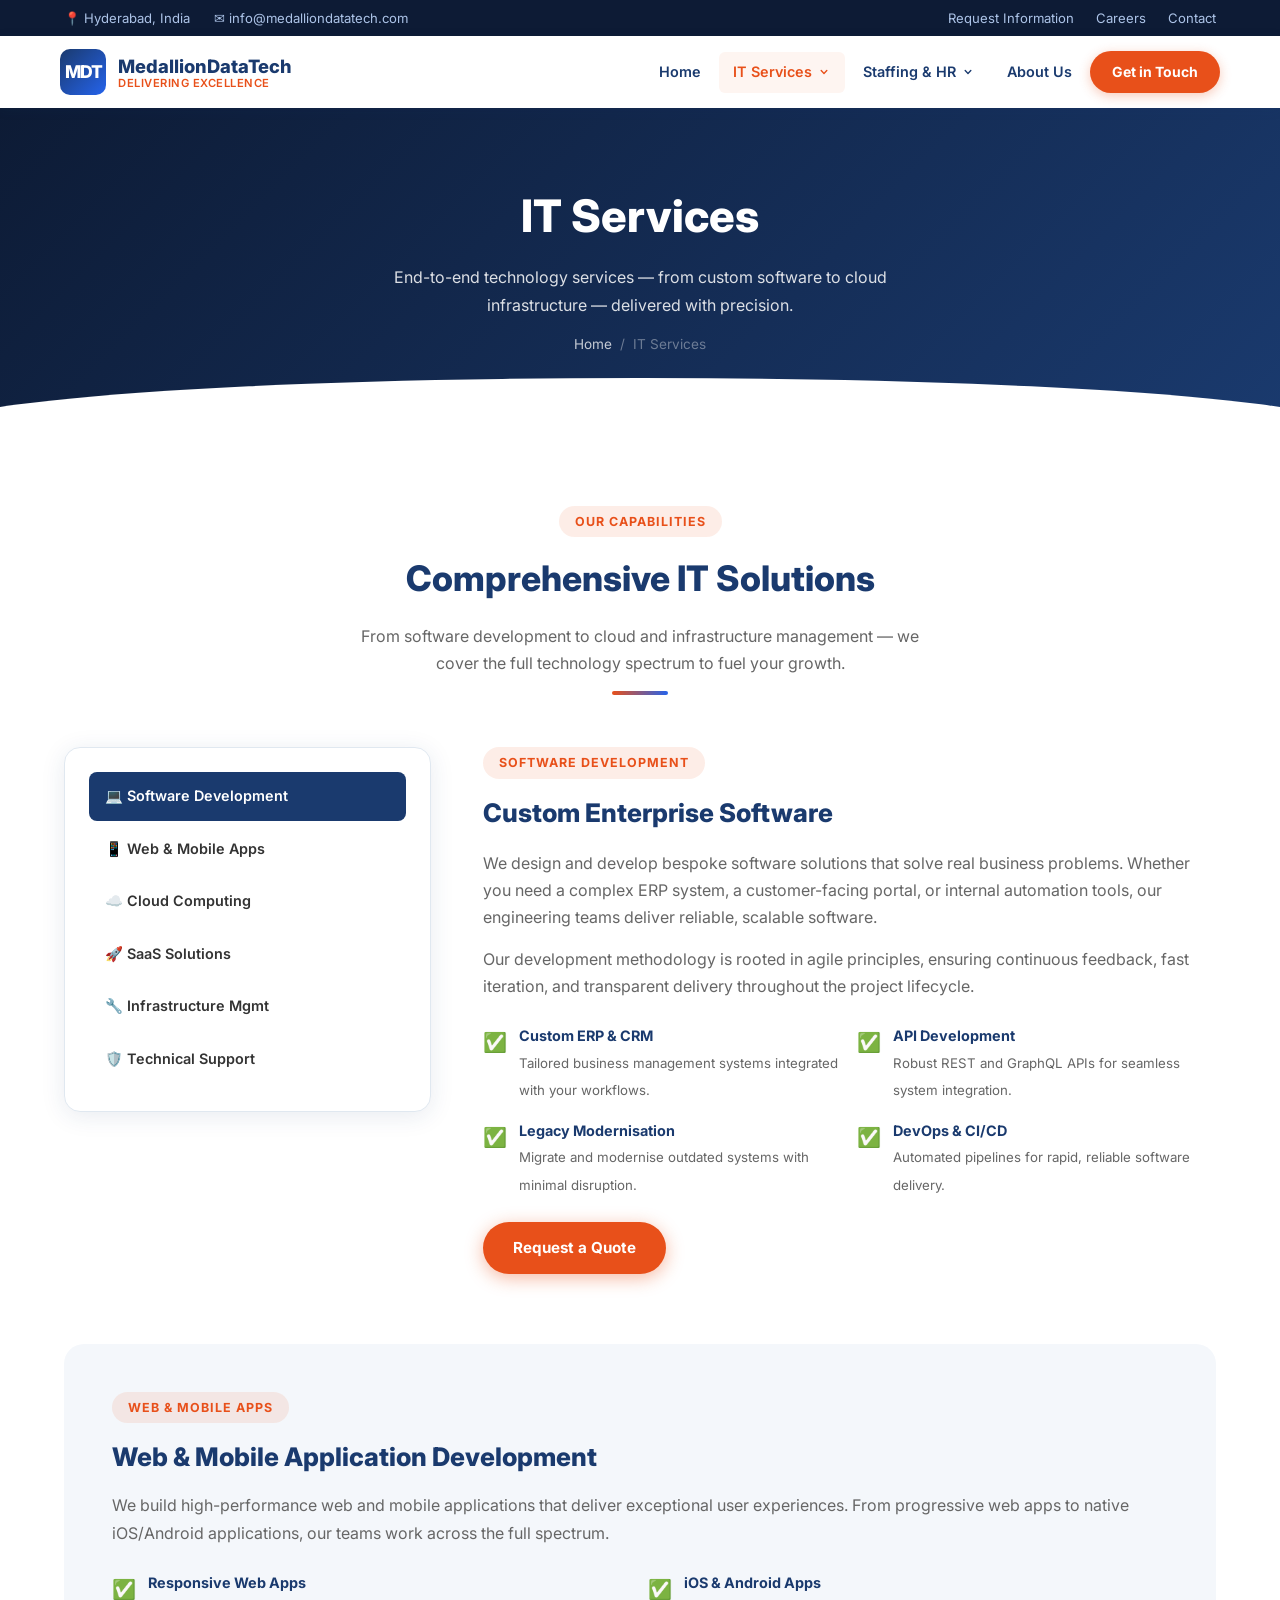
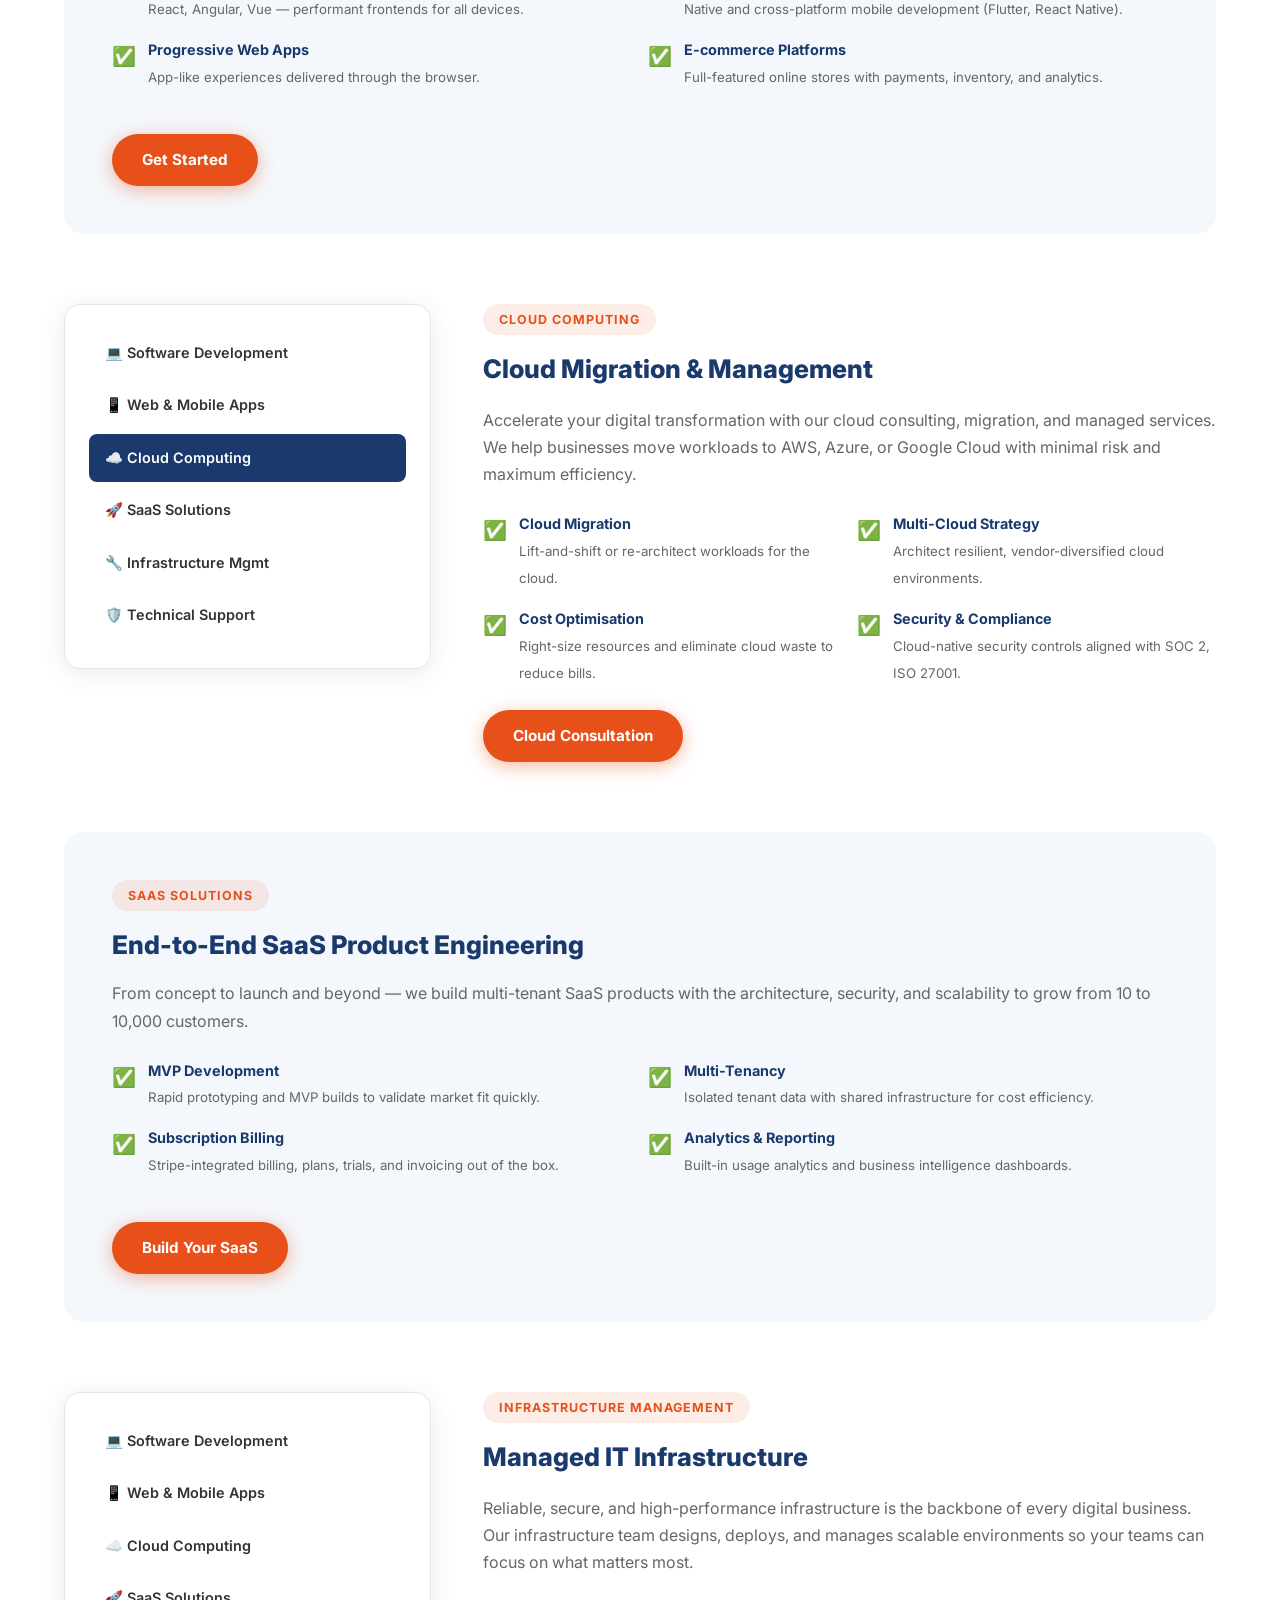
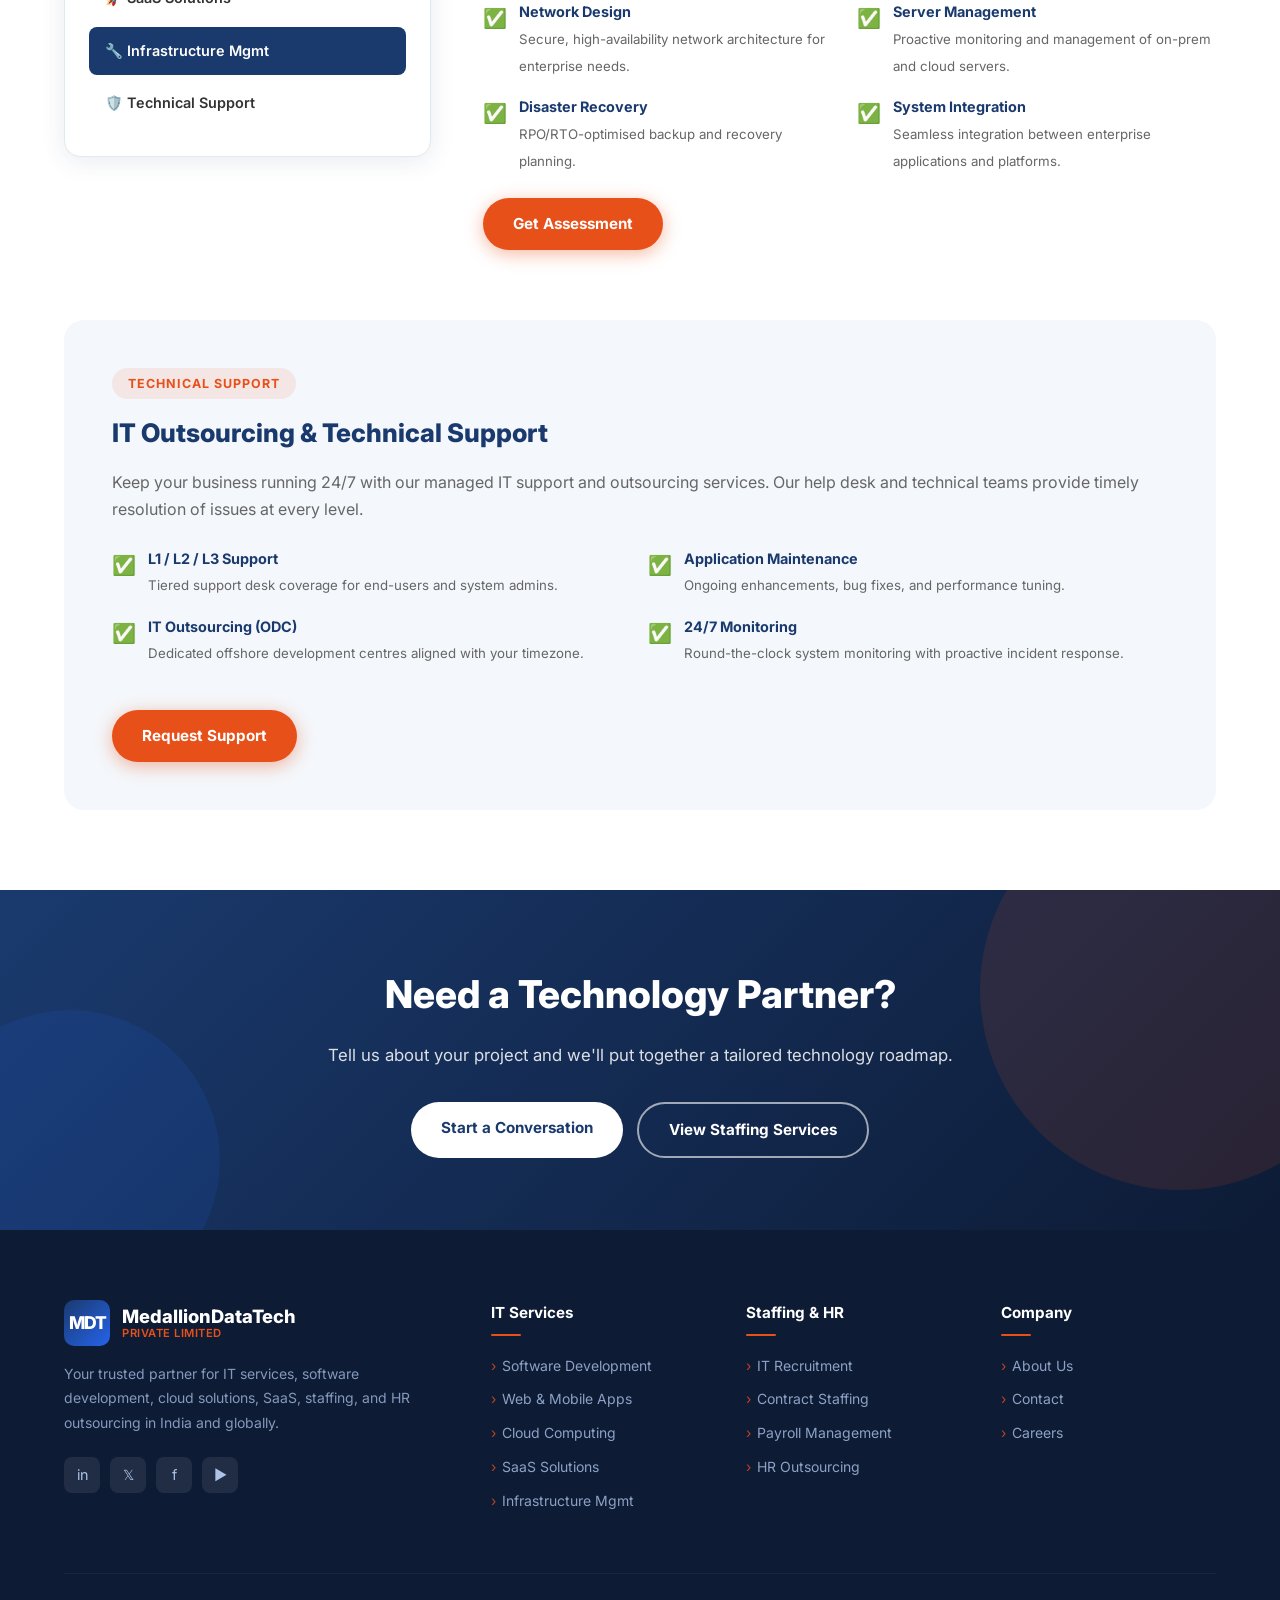
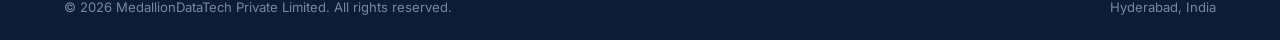
<file: it-services.html>
<!DOCTYPE html>
<html lang="en">
<head>
  <meta charset="UTF-8" />
  <meta name="viewport" content="width=device-width, initial-scale=1.0"/>
  <title>IT Services — MedallionDataTech Pvt. Ltd.</title>
  <link rel="preconnect" href="https://fonts.googleapis.com"/>
  <link rel="stylesheet" href="https://fonts.googleapis.com/css2?family=Inter:wght@400;500;600;700;800&display=swap"/>
  <link rel="icon" type="image/svg+xml" href="favicon.svg"/>
  <link rel="stylesheet" href="css/style.css"/>
</head>
<body>

<!-- TOP BAR -->
<div class="top-bar">
  <div class="container">
    <div class="top-bar-left">
      <span>📍 Hyderabad, India</span>
      <span>✉ info@medalliondatatech.com</span>
    </div>
    <div class="top-bar-right">
      <a href="contact.html">Request Information</a>
      <a href="contact.html">Careers</a>
      <a href="contact.html">Contact</a>
    </div>
  </div>
</div>

<!-- NAVBAR -->
<nav class="navbar">
  <div class="container">
    <a href="index.html" class="logo">
      <div class="logo-icon">MDT</div>
      <div class="logo-text">
        <div class="brand">MedallionDataTech</div>
        <div class="tagline">Delivering Excellence</div>
      </div>
    </a>
    <ul class="nav-links" id="navLinks">
      <li class="nav-item"><a href="index.html" class="nav-link">Home</a></li>
      <li class="nav-item">
        <a href="it-services.html" class="nav-link active">IT Services <svg viewBox="0 0 20 20" fill="currentColor"><path fill-rule="evenodd" d="M5.293 7.293a1 1 0 011.414 0L10 10.586l3.293-3.293a1 1 0 111.414 1.414l-4 4a1 1 0 01-1.414 0l-4-4a1 1 0 010-1.414z"/></svg></a>
        <div class="dropdown">
          <a href="#software"><span class="dot"></span>Software Development</a>
          <a href="#web-mobile"><span class="dot"></span>Web & Mobile Apps</a>
          <a href="#cloud"><span class="dot"></span>Cloud Computing</a>
          <a href="#saas"><span class="dot"></span>SaaS Solutions</a>
          <a href="#infrastructure"><span class="dot"></span>Infrastructure Management</a>
          <a href="#support"><span class="dot"></span>Technical Support</a>
        </div>
      </li>
      <li class="nav-item">
        <a href="staffing.html" class="nav-link">Staffing & HR <svg viewBox="0 0 20 20" fill="currentColor"><path fill-rule="evenodd" d="M5.293 7.293a1 1 0 011.414 0L10 10.586l3.293-3.293a1 1 0 111.414 1.414l-4 4a1 1 0 01-1.414 0l-4-4a1 1 0 010-1.414z"/></svg></a>
        <div class="dropdown">
          <a href="staffing.html#recruitment"><span class="dot"></span>IT Recruitment</a>
          <a href="staffing.html#contract"><span class="dot"></span>Contract Staffing</a>
          <a href="staffing.html#payroll"><span class="dot"></span>Payroll Management</a>
          <a href="staffing.html#hr-outsourcing"><span class="dot"></span>HR Outsourcing</a>
          <a href="staffing.html#manpower"><span class="dot"></span>Manpower Supply</a>
        </div>
      </li>
      <li class="nav-item"><a href="about.html" class="nav-link">About Us</a></li>
      <li class="nav-item"><a href="contact.html" class="nav-link nav-cta">Get in Touch</a></li>
    </ul>
    <div class="hamburger" id="hamburger"><span></span><span></span><span></span></div>
  </div>
</nav>

<!-- PAGE HEADER -->
<div class="page-header">
  <div class="container">
    <h1>IT Services</h1>
    <p>End-to-end technology services — from custom software to cloud infrastructure — delivered with precision.</p>
    <div class="breadcrumb">
      <a href="index.html">Home</a><span>/</span><span>IT Services</span>
    </div>
  </div>
</div>

<!-- INTRO -->
<section class="section">
  <div class="container">
    <div class="section-header">
      <span class="section-badge">Our Capabilities</span>
      <h2 class="section-title">Comprehensive IT Solutions</h2>
      <p class="section-subtitle">From software development to cloud and infrastructure management — we cover the full technology spectrum to fuel your growth.</p>
      <div class="title-underline"></div>
    </div>

    <!-- SOFTWARE DEVELOPMENT -->
    <div id="software" style="scroll-margin-top:90px; margin-bottom:70px;">
      <div class="service-detail-grid">
        <div class="service-sidebar">
          <nav>
            <a href="#software" class="active">💻 Software Development</a>
            <a href="#web-mobile">📱 Web & Mobile Apps</a>
            <a href="#cloud">☁️ Cloud Computing</a>
            <a href="#saas">🚀 SaaS Solutions</a>
            <a href="#infrastructure">🔧 Infrastructure Mgmt</a>
            <a href="#support">🛡️ Technical Support</a>
          </nav>
        </div>
        <div class="service-main">
          <span class="section-badge">Software Development</span>
          <h2>Custom Enterprise Software</h2>
          <p>We design and develop bespoke software solutions that solve real business problems. Whether you need a complex ERP system, a customer-facing portal, or internal automation tools, our engineering teams deliver reliable, scalable software.</p>
          <p>Our development methodology is rooted in agile principles, ensuring continuous feedback, fast iteration, and transparent delivery throughout the project lifecycle.</p>
          <div class="service-features">
            <div class="feature-item">
              <span class="icon">✅</span>
              <div><strong>Custom ERP & CRM</strong><span>Tailored business management systems integrated with your workflows.</span></div>
            </div>
            <div class="feature-item">
              <span class="icon">✅</span>
              <div><strong>API Development</strong><span>Robust REST and GraphQL APIs for seamless system integration.</span></div>
            </div>
            <div class="feature-item">
              <span class="icon">✅</span>
              <div><strong>Legacy Modernisation</strong><span>Migrate and modernise outdated systems with minimal disruption.</span></div>
            </div>
            <div class="feature-item">
              <span class="icon">✅</span>
              <div><strong>DevOps & CI/CD</strong><span>Automated pipelines for rapid, reliable software delivery.</span></div>
            </div>
          </div>
          <a href="contact.html" class="btn-primary" style="display:inline-block;">Request a Quote</a>
        </div>
      </div>
    </div>

    <!-- WEB & MOBILE -->
    <div id="web-mobile" style="scroll-margin-top:90px; margin-bottom:70px; background:var(--light); border-radius:20px; padding:48px;">
      <span class="section-badge">Web & Mobile Apps</span>
      <h2 style="font-size:1.6rem;font-weight:800;color:var(--primary);margin-bottom:14px;">Web & Mobile Application Development</h2>
      <p style="color:var(--text-light);margin-bottom:14px;">We build high-performance web and mobile applications that deliver exceptional user experiences. From progressive web apps to native iOS/Android applications, our teams work across the full spectrum.</p>
      <div class="service-features">
        <div class="feature-item"><span class="icon">✅</span><div><strong>Responsive Web Apps</strong><span>React, Angular, Vue — performant frontends for all devices.</span></div></div>
        <div class="feature-item"><span class="icon">✅</span><div><strong>iOS & Android Apps</strong><span>Native and cross-platform mobile development (Flutter, React Native).</span></div></div>
        <div class="feature-item"><span class="icon">✅</span><div><strong>Progressive Web Apps</strong><span>App-like experiences delivered through the browser.</span></div></div>
        <div class="feature-item"><span class="icon">✅</span><div><strong>E-commerce Platforms</strong><span>Full-featured online stores with payments, inventory, and analytics.</span></div></div>
      </div>
      <a href="contact.html" class="btn-primary" style="display:inline-block;margin-top:20px;">Get Started</a>
    </div>

    <!-- CLOUD -->
    <div id="cloud" style="scroll-margin-top:90px; margin-bottom:70px;">
      <div class="service-detail-grid">
        <div class="service-sidebar">
          <nav>
            <a href="#software">💻 Software Development</a>
            <a href="#web-mobile">📱 Web & Mobile Apps</a>
            <a href="#cloud" class="active">☁️ Cloud Computing</a>
            <a href="#saas">🚀 SaaS Solutions</a>
            <a href="#infrastructure">🔧 Infrastructure Mgmt</a>
            <a href="#support">🛡️ Technical Support</a>
          </nav>
        </div>
        <div class="service-main">
          <span class="section-badge">Cloud Computing</span>
          <h2>Cloud Migration & Management</h2>
          <p>Accelerate your digital transformation with our cloud consulting, migration, and managed services. We help businesses move workloads to AWS, Azure, or Google Cloud with minimal risk and maximum efficiency.</p>
          <div class="service-features">
            <div class="feature-item"><span class="icon">✅</span><div><strong>Cloud Migration</strong><span>Lift-and-shift or re-architect workloads for the cloud.</span></div></div>
            <div class="feature-item"><span class="icon">✅</span><div><strong>Multi-Cloud Strategy</strong><span>Architect resilient, vendor-diversified cloud environments.</span></div></div>
            <div class="feature-item"><span class="icon">✅</span><div><strong>Cost Optimisation</strong><span>Right-size resources and eliminate cloud waste to reduce bills.</span></div></div>
            <div class="feature-item"><span class="icon">✅</span><div><strong>Security & Compliance</strong><span>Cloud-native security controls aligned with SOC 2, ISO 27001.</span></div></div>
          </div>
          <a href="contact.html" class="btn-primary" style="display:inline-block;">Cloud Consultation</a>
        </div>
      </div>
    </div>

    <!-- SAAS -->
    <div id="saas" style="scroll-margin-top:90px; margin-bottom:70px; background:var(--light); border-radius:20px; padding:48px;">
      <span class="section-badge">SaaS Solutions</span>
      <h2 style="font-size:1.6rem;font-weight:800;color:var(--primary);margin-bottom:14px;">End-to-End SaaS Product Engineering</h2>
      <p style="color:var(--text-light);margin-bottom:14px;">From concept to launch and beyond — we build multi-tenant SaaS products with the architecture, security, and scalability to grow from 10 to 10,000 customers.</p>
      <div class="service-features">
        <div class="feature-item"><span class="icon">✅</span><div><strong>MVP Development</strong><span>Rapid prototyping and MVP builds to validate market fit quickly.</span></div></div>
        <div class="feature-item"><span class="icon">✅</span><div><strong>Multi-Tenancy</strong><span>Isolated tenant data with shared infrastructure for cost efficiency.</span></div></div>
        <div class="feature-item"><span class="icon">✅</span><div><strong>Subscription Billing</strong><span>Stripe-integrated billing, plans, trials, and invoicing out of the box.</span></div></div>
        <div class="feature-item"><span class="icon">✅</span><div><strong>Analytics & Reporting</strong><span>Built-in usage analytics and business intelligence dashboards.</span></div></div>
      </div>
      <a href="contact.html" class="btn-primary" style="display:inline-block;margin-top:20px;">Build Your SaaS</a>
    </div>

    <!-- INFRASTRUCTURE -->
    <div id="infrastructure" style="scroll-margin-top:90px; margin-bottom:70px;">
      <div class="service-detail-grid">
        <div class="service-sidebar">
          <nav>
            <a href="#software">💻 Software Development</a>
            <a href="#web-mobile">📱 Web & Mobile Apps</a>
            <a href="#cloud">☁️ Cloud Computing</a>
            <a href="#saas">🚀 SaaS Solutions</a>
            <a href="#infrastructure" class="active">🔧 Infrastructure Mgmt</a>
            <a href="#support">🛡️ Technical Support</a>
          </nav>
        </div>
        <div class="service-main">
          <span class="section-badge">Infrastructure Management</span>
          <h2>Managed IT Infrastructure</h2>
          <p>Reliable, secure, and high-performance infrastructure is the backbone of every digital business. Our infrastructure team designs, deploys, and manages scalable environments so your teams can focus on what matters most.</p>
          <div class="service-features">
            <div class="feature-item"><span class="icon">✅</span><div><strong>Network Design</strong><span>Secure, high-availability network architecture for enterprise needs.</span></div></div>
            <div class="feature-item"><span class="icon">✅</span><div><strong>Server Management</strong><span>Proactive monitoring and management of on-prem and cloud servers.</span></div></div>
            <div class="feature-item"><span class="icon">✅</span><div><strong>Disaster Recovery</strong><span>RPO/RTO-optimised backup and recovery planning.</span></div></div>
            <div class="feature-item"><span class="icon">✅</span><div><strong>System Integration</strong><span>Seamless integration between enterprise applications and platforms.</span></div></div>
          </div>
          <a href="contact.html" class="btn-primary" style="display:inline-block;">Get Assessment</a>
        </div>
      </div>
    </div>

    <!-- SUPPORT -->
    <div id="support" style="scroll-margin-top:90px; background:var(--light); border-radius:20px; padding:48px;">
      <span class="section-badge">Technical Support</span>
      <h2 style="font-size:1.6rem;font-weight:800;color:var(--primary);margin-bottom:14px;">IT Outsourcing & Technical Support</h2>
      <p style="color:var(--text-light);margin-bottom:14px;">Keep your business running 24/7 with our managed IT support and outsourcing services. Our help desk and technical teams provide timely resolution of issues at every level.</p>
      <div class="service-features">
        <div class="feature-item"><span class="icon">✅</span><div><strong>L1 / L2 / L3 Support</strong><span>Tiered support desk coverage for end-users and system admins.</span></div></div>
        <div class="feature-item"><span class="icon">✅</span><div><strong>Application Maintenance</strong><span>Ongoing enhancements, bug fixes, and performance tuning.</span></div></div>
        <div class="feature-item"><span class="icon">✅</span><div><strong>IT Outsourcing (ODC)</strong><span>Dedicated offshore development centres aligned with your timezone.</span></div></div>
        <div class="feature-item"><span class="icon">✅</span><div><strong>24/7 Monitoring</strong><span>Round-the-clock system monitoring with proactive incident response.</span></div></div>
      </div>
      <a href="contact.html" class="btn-primary" style="display:inline-block;margin-top:20px;">Request Support</a>
    </div>
  </div>
</section>

<!-- CTA -->
<section class="cta-banner">
  <div class="container">
    <h2>Need a Technology Partner?</h2>
    <p>Tell us about your project and we'll put together a tailored technology roadmap.</p>
    <div class="btn-group">
      <a href="contact.html" class="btn-white">Start a Conversation</a>
      <a href="staffing.html" class="btn-outline">View Staffing Services</a>
    </div>
  </div>
</section>

<!-- FOOTER -->
<footer class="footer">
  <div class="container">
    <div class="footer-grid">
      <div class="footer-brand">
        <div class="logo" style="margin-bottom:16px;">
          <div class="logo-icon">MDT</div>
          <div class="logo-text">
            <div class="brand">MedallionDataTech</div>
            <div class="tagline">Private Limited</div>
          </div>
        </div>
        <p class="footer-desc">Your trusted partner for IT services, software development, cloud solutions, SaaS, staffing, and HR outsourcing in India and globally.</p>
        <div class="social-links">
          <a href="#" class="social-link">in</a>
          <a href="#" class="social-link">𝕏</a>
          <a href="#" class="social-link">f</a>
          <a href="#" class="social-link">▶</a>
        </div>
      </div>
      <div class="footer-col">
        <h4>IT Services</h4>
        <ul>
          <li><a href="#software">Software Development</a></li>
          <li><a href="#web-mobile">Web & Mobile Apps</a></li>
          <li><a href="#cloud">Cloud Computing</a></li>
          <li><a href="#saas">SaaS Solutions</a></li>
          <li><a href="#infrastructure">Infrastructure Mgmt</a></li>
        </ul>
      </div>
      <div class="footer-col">
        <h4>Staffing & HR</h4>
        <ul>
          <li><a href="staffing.html#recruitment">IT Recruitment</a></li>
          <li><a href="staffing.html#contract">Contract Staffing</a></li>
          <li><a href="staffing.html#payroll">Payroll Management</a></li>
          <li><a href="staffing.html#hr-outsourcing">HR Outsourcing</a></li>
        </ul>
      </div>
      <div class="footer-col">
        <h4>Company</h4>
        <ul>
          <li><a href="about.html">About Us</a></li>
          <li><a href="contact.html">Contact</a></li>
          <li><a href="contact.html">Careers</a></li>
        </ul>
      </div>
    </div>
    <div class="footer-bottom">
      <span>© 2026 MedallionDataTech Private Limited. All rights reserved.</span>
      <span>Hyderabad, India</span>
    </div>
  </div>
</footer>
<script src="js/main.js"></script>
</body>
</html>
</file>
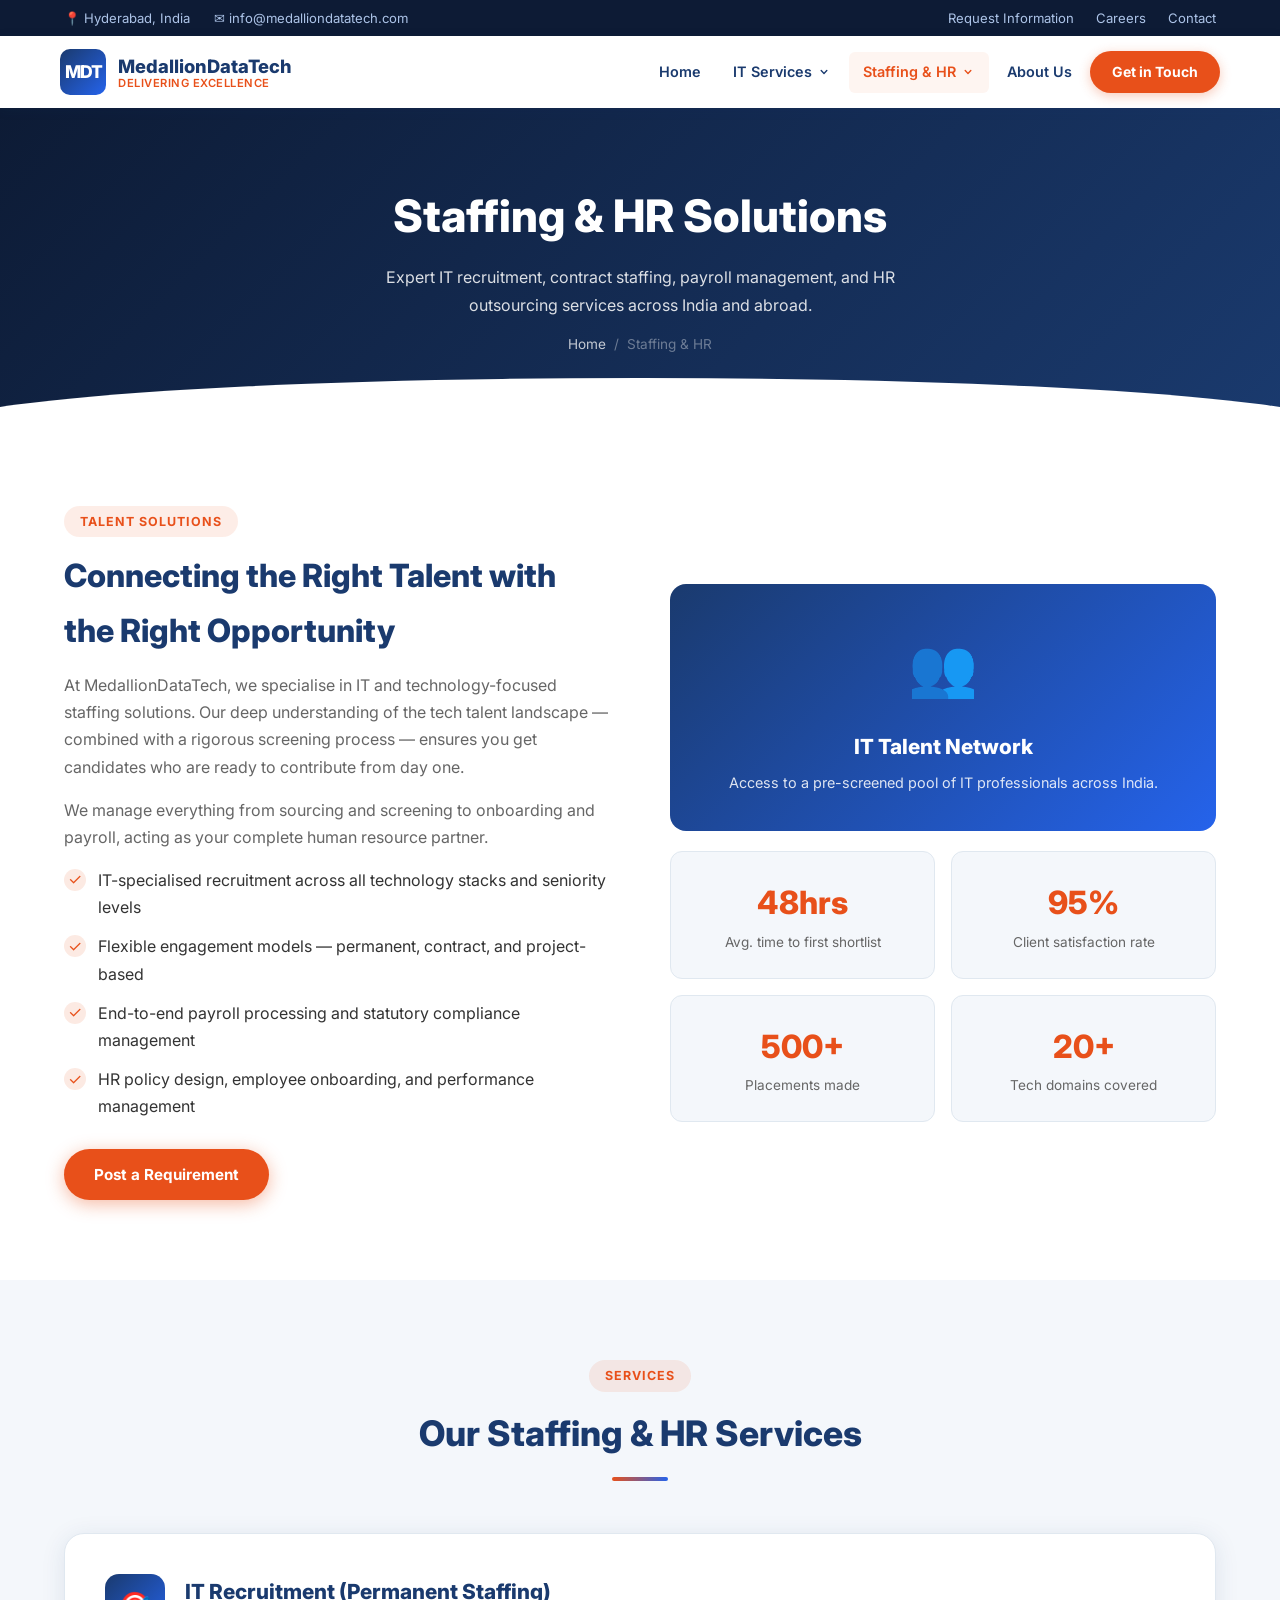
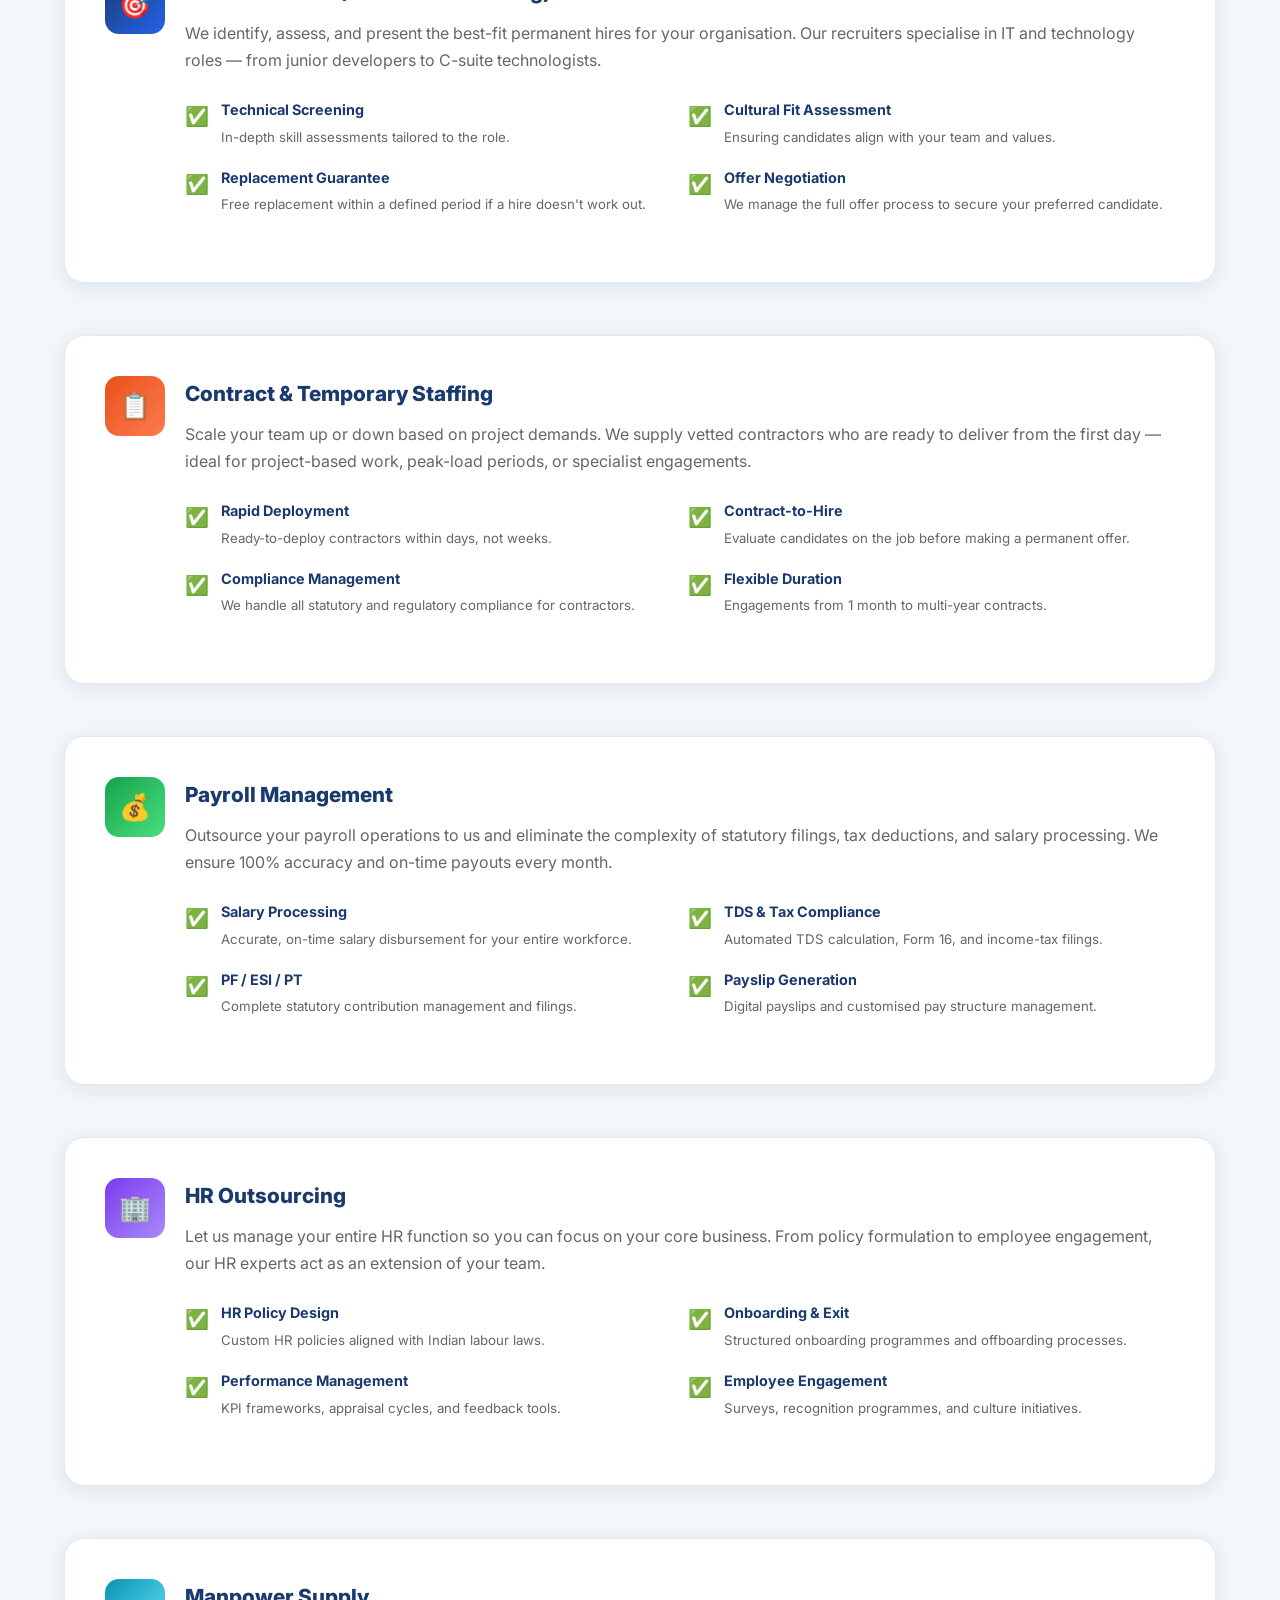
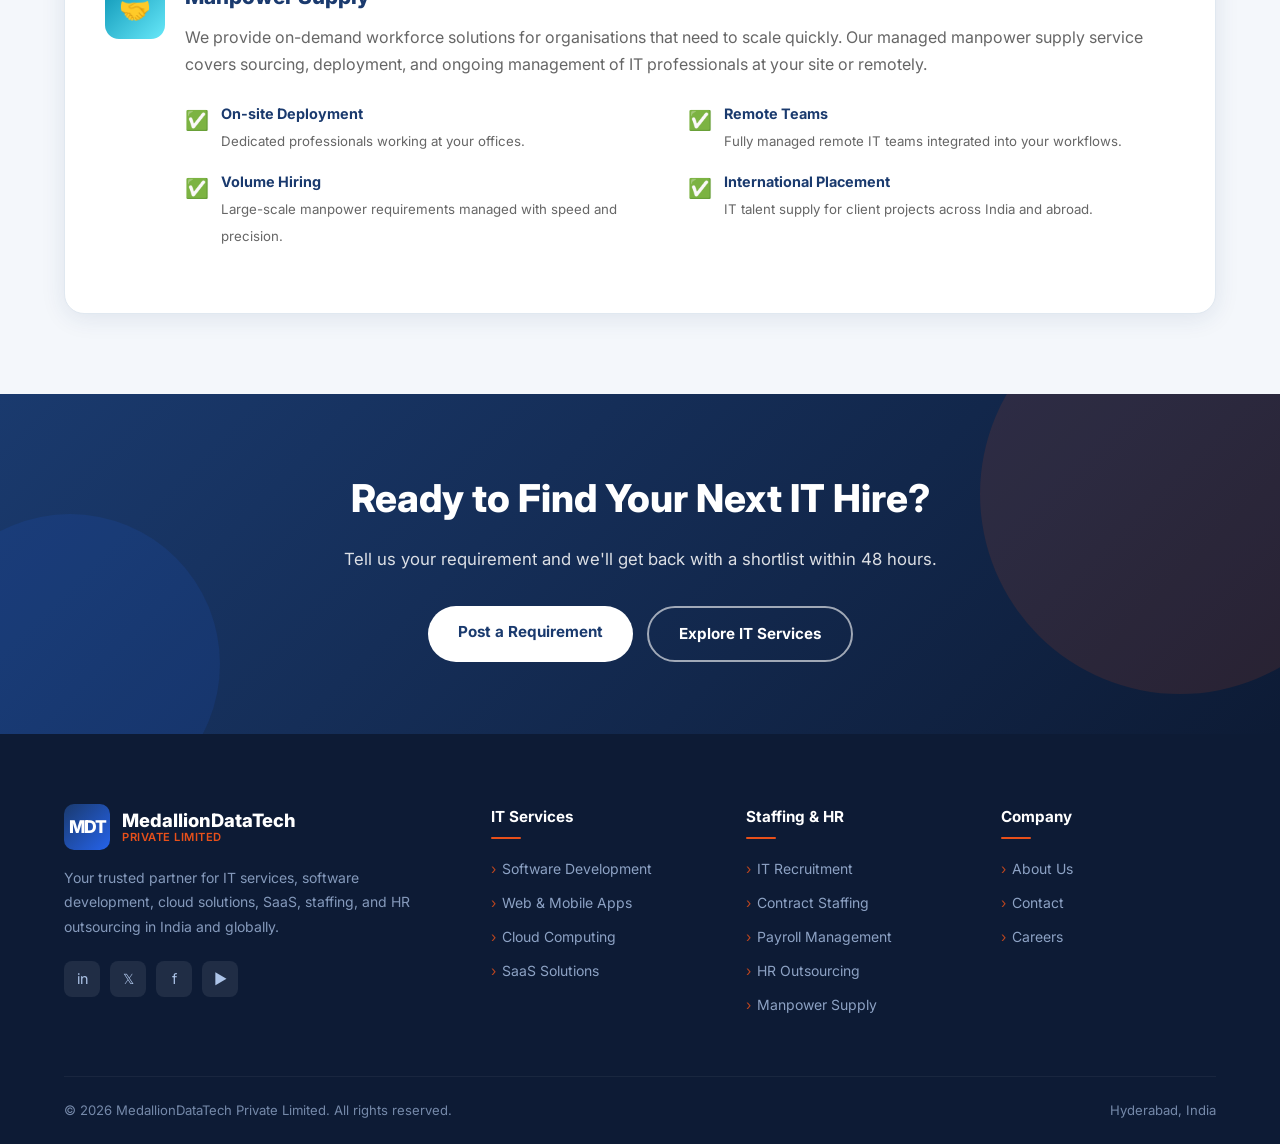
<file: staffing.html>
<!DOCTYPE html>
<html lang="en">
<head>
  <meta charset="UTF-8" />
  <meta name="viewport" content="width=device-width, initial-scale=1.0"/>
  <title>Staffing & HR Solutions — MedallionDataTech Pvt. Ltd.</title>
  <link rel="preconnect" href="https://fonts.googleapis.com"/>
  <link rel="stylesheet" href="https://fonts.googleapis.com/css2?family=Inter:wght@400;500;600;700;800&display=swap"/>
  <link rel="icon" type="image/svg+xml" href="favicon.svg"/>
  <link rel="stylesheet" href="css/style.css"/>
</head>
<body>

<!-- TOP BAR -->
<div class="top-bar">
  <div class="container">
    <div class="top-bar-left">
      <span>📍 Hyderabad, India</span>
      <span>✉ info@medalliondatatech.com</span>
    </div>
    <div class="top-bar-right">
      <a href="contact.html">Request Information</a>
      <a href="contact.html">Careers</a>
      <a href="contact.html">Contact</a>
    </div>
  </div>
</div>

<!-- NAVBAR -->
<nav class="navbar">
  <div class="container">
    <a href="index.html" class="logo">
      <div class="logo-icon">MDT</div>
      <div class="logo-text">
        <div class="brand">MedallionDataTech</div>
        <div class="tagline">Delivering Excellence</div>
      </div>
    </a>
    <ul class="nav-links" id="navLinks">
      <li class="nav-item"><a href="index.html" class="nav-link">Home</a></li>
      <li class="nav-item">
        <a href="it-services.html" class="nav-link">IT Services <svg viewBox="0 0 20 20" fill="currentColor"><path fill-rule="evenodd" d="M5.293 7.293a1 1 0 011.414 0L10 10.586l3.293-3.293a1 1 0 111.414 1.414l-4 4a1 1 0 01-1.414 0l-4-4a1 1 0 010-1.414z"/></svg></a>
        <div class="dropdown">
          <a href="it-services.html#software"><span class="dot"></span>Software Development</a>
          <a href="it-services.html#web-mobile"><span class="dot"></span>Web & Mobile Apps</a>
          <a href="it-services.html#cloud"><span class="dot"></span>Cloud Computing</a>
          <a href="it-services.html#saas"><span class="dot"></span>SaaS Solutions</a>
        </div>
      </li>
      <li class="nav-item">
        <a href="staffing.html" class="nav-link active">Staffing & HR <svg viewBox="0 0 20 20" fill="currentColor"><path fill-rule="evenodd" d="M5.293 7.293a1 1 0 011.414 0L10 10.586l3.293-3.293a1 1 0 111.414 1.414l-4 4a1 1 0 01-1.414 0l-4-4a1 1 0 010-1.414z"/></svg></a>
        <div class="dropdown">
          <a href="#recruitment"><span class="dot"></span>IT Recruitment</a>
          <a href="#contract"><span class="dot"></span>Contract Staffing</a>
          <a href="#payroll"><span class="dot"></span>Payroll Management</a>
          <a href="#hr-outsourcing"><span class="dot"></span>HR Outsourcing</a>
          <a href="#manpower"><span class="dot"></span>Manpower Supply</a>
        </div>
      </li>
      <li class="nav-item"><a href="about.html" class="nav-link">About Us</a></li>
      <li class="nav-item"><a href="contact.html" class="nav-link nav-cta">Get in Touch</a></li>
    </ul>
    <div class="hamburger" id="hamburger"><span></span><span></span><span></span></div>
  </div>
</nav>

<!-- PAGE HEADER -->
<div class="page-header">
  <div class="container">
    <h1>Staffing & HR Solutions</h1>
    <p>Expert IT recruitment, contract staffing, payroll management, and HR outsourcing services across India and abroad.</p>
    <div class="breadcrumb">
      <a href="index.html">Home</a><span>/</span><span>Staffing & HR</span>
    </div>
  </div>
</div>

<!-- INTRO -->
<section class="section">
  <div class="container">
    <div class="about-grid">
      <div class="about-text">
        <span class="section-badge">Talent Solutions</span>
        <h2>Connecting the Right Talent with the Right Opportunity</h2>
        <p>At MedallionDataTech, we specialise in IT and technology-focused staffing solutions. Our deep understanding of the tech talent landscape — combined with a rigorous screening process — ensures you get candidates who are ready to contribute from day one.</p>
        <p>We manage everything from sourcing and screening to onboarding and payroll, acting as your complete human resource partner.</p>
        <div class="about-points">
          <div class="about-point"><div class="check-icon">✓</div><div>IT-specialised recruitment across all technology stacks and seniority levels</div></div>
          <div class="about-point"><div class="check-icon">✓</div><div>Flexible engagement models — permanent, contract, and project-based</div></div>
          <div class="about-point"><div class="check-icon">✓</div><div>End-to-end payroll processing and statutory compliance management</div></div>
          <div class="about-point"><div class="check-icon">✓</div><div>HR policy design, employee onboarding, and performance management</div></div>
        </div>
        <a href="contact.html" class="btn-primary" style="display:inline-block;">Post a Requirement</a>
      </div>
      <div style="display:flex;flex-direction:column;gap:20px;">
        <div style="background:linear-gradient(135deg,#1a3a6e,#2563eb);border-radius:16px;padding:36px;color:#fff;text-align:center;">
          <div style="font-size:3.5rem;margin-bottom:14px;">👥</div>
          <div style="font-size:1.3rem;font-weight:800;margin-bottom:6px;">IT Talent Network</div>
          <div style="opacity:0.85;font-size:0.9rem;">Access to a pre-screened pool of IT professionals across India.</div>
        </div>
        <div style="display:grid;grid-template-columns:1fr 1fr;gap:16px;">
          <div style="background:var(--light);border-radius:12px;padding:24px;text-align:center;border:1px solid var(--border);">
            <div style="font-size:2rem;font-weight:800;color:var(--secondary);">48hrs</div>
            <div style="font-size:0.85rem;color:var(--text-light);">Avg. time to first shortlist</div>
          </div>
          <div style="background:var(--light);border-radius:12px;padding:24px;text-align:center;border:1px solid var(--border);">
            <div style="font-size:2rem;font-weight:800;color:var(--secondary);">95%</div>
            <div style="font-size:0.85rem;color:var(--text-light);">Client satisfaction rate</div>
          </div>
          <div style="background:var(--light);border-radius:12px;padding:24px;text-align:center;border:1px solid var(--border);">
            <div style="font-size:2rem;font-weight:800;color:var(--secondary);">500+</div>
            <div style="font-size:0.85rem;color:var(--text-light);">Placements made</div>
          </div>
          <div style="background:var(--light);border-radius:12px;padding:24px;text-align:center;border:1px solid var(--border);">
            <div style="font-size:2rem;font-weight:800;color:var(--secondary);">20+</div>
            <div style="font-size:0.85rem;color:var(--text-light);">Tech domains covered</div>
          </div>
        </div>
      </div>
    </div>
  </div>
</section>

<!-- STAFFING SERVICES -->
<section class="section section-alt">
  <div class="container">
    <div class="section-header">
      <span class="section-badge">Services</span>
      <h2 class="section-title">Our Staffing & HR Services</h2>
      <div class="title-underline"></div>
    </div>

    <div id="recruitment" style="scroll-margin-top:90px; margin-bottom:52px;">
      <div style="background:var(--white);border-radius:20px;padding:40px;box-shadow:var(--shadow);border:1px solid var(--border);">
        <div style="display:flex;align-items:flex-start;gap:20px;">
          <div style="width:60px;height:60px;border-radius:14px;background:linear-gradient(135deg,var(--primary),var(--accent));color:#fff;display:flex;align-items:center;justify-content:center;font-size:1.6rem;flex-shrink:0;">🎯</div>
          <div style="flex:1;">
            <h3 style="font-size:1.3rem;font-weight:800;color:var(--primary);margin-bottom:10px;">IT Recruitment (Permanent Staffing)</h3>
            <p style="color:var(--text-light);margin-bottom:16px;">We identify, assess, and present the best-fit permanent hires for your organisation. Our recruiters specialise in IT and technology roles — from junior developers to C-suite technologists.</p>
            <div class="service-features">
              <div class="feature-item"><span class="icon">✅</span><div><strong>Technical Screening</strong><span>In-depth skill assessments tailored to the role.</span></div></div>
              <div class="feature-item"><span class="icon">✅</span><div><strong>Cultural Fit Assessment</strong><span>Ensuring candidates align with your team and values.</span></div></div>
              <div class="feature-item"><span class="icon">✅</span><div><strong>Replacement Guarantee</strong><span>Free replacement within a defined period if a hire doesn't work out.</span></div></div>
              <div class="feature-item"><span class="icon">✅</span><div><strong>Offer Negotiation</strong><span>We manage the full offer process to secure your preferred candidate.</span></div></div>
            </div>
          </div>
        </div>
      </div>
    </div>

    <div id="contract" style="scroll-margin-top:90px; margin-bottom:52px;">
      <div style="background:var(--white);border-radius:20px;padding:40px;box-shadow:var(--shadow);border:1px solid var(--border);">
        <div style="display:flex;align-items:flex-start;gap:20px;">
          <div style="width:60px;height:60px;border-radius:14px;background:linear-gradient(135deg,var(--secondary),#ff7b4e);color:#fff;display:flex;align-items:center;justify-content:center;font-size:1.6rem;flex-shrink:0;">📋</div>
          <div style="flex:1;">
            <h3 style="font-size:1.3rem;font-weight:800;color:var(--primary);margin-bottom:10px;">Contract & Temporary Staffing</h3>
            <p style="color:var(--text-light);margin-bottom:16px;">Scale your team up or down based on project demands. We supply vetted contractors who are ready to deliver from the first day — ideal for project-based work, peak-load periods, or specialist engagements.</p>
            <div class="service-features">
              <div class="feature-item"><span class="icon">✅</span><div><strong>Rapid Deployment</strong><span>Ready-to-deploy contractors within days, not weeks.</span></div></div>
              <div class="feature-item"><span class="icon">✅</span><div><strong>Contract-to-Hire</strong><span>Evaluate candidates on the job before making a permanent offer.</span></div></div>
              <div class="feature-item"><span class="icon">✅</span><div><strong>Compliance Management</strong><span>We handle all statutory and regulatory compliance for contractors.</span></div></div>
              <div class="feature-item"><span class="icon">✅</span><div><strong>Flexible Duration</strong><span>Engagements from 1 month to multi-year contracts.</span></div></div>
            </div>
          </div>
        </div>
      </div>
    </div>

    <div id="payroll" style="scroll-margin-top:90px; margin-bottom:52px;">
      <div style="background:var(--white);border-radius:20px;padding:40px;box-shadow:var(--shadow);border:1px solid var(--border);">
        <div style="display:flex;align-items:flex-start;gap:20px;">
          <div style="width:60px;height:60px;border-radius:14px;background:linear-gradient(135deg,#16a34a,#4ade80);color:#fff;display:flex;align-items:center;justify-content:center;font-size:1.6rem;flex-shrink:0;">💰</div>
          <div style="flex:1;">
            <h3 style="font-size:1.3rem;font-weight:800;color:var(--primary);margin-bottom:10px;">Payroll Management</h3>
            <p style="color:var(--text-light);margin-bottom:16px;">Outsource your payroll operations to us and eliminate the complexity of statutory filings, tax deductions, and salary processing. We ensure 100% accuracy and on-time payouts every month.</p>
            <div class="service-features">
              <div class="feature-item"><span class="icon">✅</span><div><strong>Salary Processing</strong><span>Accurate, on-time salary disbursement for your entire workforce.</span></div></div>
              <div class="feature-item"><span class="icon">✅</span><div><strong>TDS & Tax Compliance</strong><span>Automated TDS calculation, Form 16, and income-tax filings.</span></div></div>
              <div class="feature-item"><span class="icon">✅</span><div><strong>PF / ESI / PT</strong><span>Complete statutory contribution management and filings.</span></div></div>
              <div class="feature-item"><span class="icon">✅</span><div><strong>Payslip Generation</strong><span>Digital payslips and customised pay structure management.</span></div></div>
            </div>
          </div>
        </div>
      </div>
    </div>

    <div id="hr-outsourcing" style="scroll-margin-top:90px; margin-bottom:52px;">
      <div style="background:var(--white);border-radius:20px;padding:40px;box-shadow:var(--shadow);border:1px solid var(--border);">
        <div style="display:flex;align-items:flex-start;gap:20px;">
          <div style="width:60px;height:60px;border-radius:14px;background:linear-gradient(135deg,#7c3aed,#a78bfa);color:#fff;display:flex;align-items:center;justify-content:center;font-size:1.6rem;flex-shrink:0;">🏢</div>
          <div style="flex:1;">
            <h3 style="font-size:1.3rem;font-weight:800;color:var(--primary);margin-bottom:10px;">HR Outsourcing</h3>
            <p style="color:var(--text-light);margin-bottom:16px;">Let us manage your entire HR function so you can focus on your core business. From policy formulation to employee engagement, our HR experts act as an extension of your team.</p>
            <div class="service-features">
              <div class="feature-item"><span class="icon">✅</span><div><strong>HR Policy Design</strong><span>Custom HR policies aligned with Indian labour laws.</span></div></div>
              <div class="feature-item"><span class="icon">✅</span><div><strong>Onboarding & Exit</strong><span>Structured onboarding programmes and offboarding processes.</span></div></div>
              <div class="feature-item"><span class="icon">✅</span><div><strong>Performance Management</strong><span>KPI frameworks, appraisal cycles, and feedback tools.</span></div></div>
              <div class="feature-item"><span class="icon">✅</span><div><strong>Employee Engagement</strong><span>Surveys, recognition programmes, and culture initiatives.</span></div></div>
            </div>
          </div>
        </div>
      </div>
    </div>

    <div id="manpower" style="scroll-margin-top:90px;">
      <div style="background:var(--white);border-radius:20px;padding:40px;box-shadow:var(--shadow);border:1px solid var(--border);">
        <div style="display:flex;align-items:flex-start;gap:20px;">
          <div style="width:60px;height:60px;border-radius:14px;background:linear-gradient(135deg,#0891b2,#67e8f9);color:#fff;display:flex;align-items:center;justify-content:center;font-size:1.6rem;flex-shrink:0;">🤝</div>
          <div style="flex:1;">
            <h3 style="font-size:1.3rem;font-weight:800;color:var(--primary);margin-bottom:10px;">Manpower Supply</h3>
            <p style="color:var(--text-light);margin-bottom:16px;">We provide on-demand workforce solutions for organisations that need to scale quickly. Our managed manpower supply service covers sourcing, deployment, and ongoing management of IT professionals at your site or remotely.</p>
            <div class="service-features">
              <div class="feature-item"><span class="icon">✅</span><div><strong>On-site Deployment</strong><span>Dedicated professionals working at your offices.</span></div></div>
              <div class="feature-item"><span class="icon">✅</span><div><strong>Remote Teams</strong><span>Fully managed remote IT teams integrated into your workflows.</span></div></div>
              <div class="feature-item"><span class="icon">✅</span><div><strong>Volume Hiring</strong><span>Large-scale manpower requirements managed with speed and precision.</span></div></div>
              <div class="feature-item"><span class="icon">✅</span><div><strong>International Placement</strong><span>IT talent supply for client projects across India and abroad.</span></div></div>
            </div>
          </div>
        </div>
      </div>
    </div>
  </div>
</section>

<!-- CTA -->
<section class="cta-banner">
  <div class="container">
    <h2>Ready to Find Your Next IT Hire?</h2>
    <p>Tell us your requirement and we'll get back with a shortlist within 48 hours.</p>
    <div class="btn-group">
      <a href="contact.html" class="btn-white">Post a Requirement</a>
      <a href="it-services.html" class="btn-outline">Explore IT Services</a>
    </div>
  </div>
</section>

<!-- FOOTER -->
<footer class="footer">
  <div class="container">
    <div class="footer-grid">
      <div class="footer-brand">
        <div class="logo" style="margin-bottom:16px;">
          <div class="logo-icon">MDT</div>
          <div class="logo-text">
            <div class="brand">MedallionDataTech</div>
            <div class="tagline">Private Limited</div>
          </div>
        </div>
        <p class="footer-desc">Your trusted partner for IT services, software development, cloud solutions, SaaS, staffing, and HR outsourcing in India and globally.</p>
        <div class="social-links">
          <a href="#" class="social-link">in</a>
          <a href="#" class="social-link">𝕏</a>
          <a href="#" class="social-link">f</a>
          <a href="#" class="social-link">▶</a>
        </div>
      </div>
      <div class="footer-col">
        <h4>IT Services</h4>
        <ul>
          <li><a href="it-services.html#software">Software Development</a></li>
          <li><a href="it-services.html#web-mobile">Web & Mobile Apps</a></li>
          <li><a href="it-services.html#cloud">Cloud Computing</a></li>
          <li><a href="it-services.html#saas">SaaS Solutions</a></li>
        </ul>
      </div>
      <div class="footer-col">
        <h4>Staffing & HR</h4>
        <ul>
          <li><a href="#recruitment">IT Recruitment</a></li>
          <li><a href="#contract">Contract Staffing</a></li>
          <li><a href="#payroll">Payroll Management</a></li>
          <li><a href="#hr-outsourcing">HR Outsourcing</a></li>
          <li><a href="#manpower">Manpower Supply</a></li>
        </ul>
      </div>
      <div class="footer-col">
        <h4>Company</h4>
        <ul>
          <li><a href="about.html">About Us</a></li>
          <li><a href="contact.html">Contact</a></li>
          <li><a href="contact.html">Careers</a></li>
        </ul>
      </div>
    </div>
    <div class="footer-bottom">
      <span>© 2026 MedallionDataTech Private Limited. All rights reserved.</span>
      <span>Hyderabad, India</span>
    </div>
  </div>
</footer>
<script src="js/main.js"></script>
</body>
</html>
</file>
<file: css/style.css>
/* ===== ROOT VARIABLES ===== */
:root {
  --primary: #1a3a6e;
  --secondary: #e8501a;
  --accent: #2563eb;
  --light: #f4f7fb;
  --dark: #0d1b35;
  --text: #333;
  --text-light: #666;
  --white: #ffffff;
  --border: #e0e8f0;
  --shadow: 0 4px 24px rgba(26,58,110,0.10);
  --radius: 10px;
  --transition: 0.3s ease;
}

/* ===== RESET ===== */
*, *::before, *::after { box-sizing: border-box; margin: 0; padding: 0; }
html { scroll-behavior: smooth; }
body { font-family: 'Inter', 'Segoe UI', sans-serif; color: var(--text); background: var(--white); line-height: 1.7; }
a { text-decoration: none; color: inherit; }
img { max-width: 100%; display: block; }
ul { list-style: none; }

/* ===== TOP BAR ===== */
.top-bar {
  background: var(--dark);
  color: #adc4e8;
  font-size: 0.82rem;
  padding: 7px 0;
}
.top-bar .container {
  display: flex;
  justify-content: space-between;
  align-items: center;
  flex-wrap: wrap;
  gap: 8px;
}
.top-bar a { color: #adc4e8; margin-left: 18px; transition: color var(--transition); }
.top-bar a:hover { color: var(--secondary); }
.top-bar-left span { margin-right: 20px; }
.top-bar-left span i { margin-right: 5px; color: var(--secondary); }

/* ===== NAVBAR ===== */
.navbar {
  background: var(--white);
  box-shadow: 0 2px 12px rgba(26,58,110,0.08);
  position: sticky;
  top: 0;
  z-index: 1000;
}
.navbar .container {
  display: flex;
  align-items: center;
  justify-content: space-between;
  padding: 0 20px;
  height: 72px;
}
.logo { display: flex; align-items: center; gap: 12px; }
.logo-icon {
  width: 46px; height: 46px;
  background: linear-gradient(135deg, var(--primary), var(--accent));
  border-radius: 10px;
  display: flex; align-items: center; justify-content: center;
  color: #fff; font-weight: 800; font-size: 1.1rem; letter-spacing: -1px;
}
.logo-text { line-height: 1.2; }
.logo-text .brand { font-size: 1.15rem; font-weight: 800; color: var(--primary); }
.logo-text .tagline { font-size: 0.7rem; color: var(--secondary); font-weight: 600; letter-spacing: 0.5px; text-transform: uppercase; }

.nav-links { display: flex; align-items: center; gap: 4px; }
.nav-item { position: relative; }
.nav-link {
  display: flex; align-items: center; gap: 5px;
  padding: 8px 14px;
  font-size: 0.9rem; font-weight: 600; color: var(--primary);
  border-radius: 6px; transition: all var(--transition);
  cursor: pointer;
}
.nav-link:hover, .nav-link.active { color: var(--secondary); background: rgba(232,80,26,0.06); }
.nav-link svg { width: 14px; height: 14px; transition: transform var(--transition); }
.nav-item:hover .nav-link svg { transform: rotate(180deg); }

/* Dropdown */
.dropdown {
  position: absolute; top: calc(100% + 8px); left: 0;
  background: var(--white); border-radius: var(--radius);
  box-shadow: 0 8px 32px rgba(26,58,110,0.14);
  min-width: 220px; padding: 8px 0;
  opacity: 0; visibility: hidden;
  transform: translateY(-8px);
  transition: all var(--transition);
  border-top: 3px solid var(--secondary);
}
.nav-item:hover .dropdown { opacity: 1; visibility: visible; transform: translateY(0); }
.dropdown a {
  display: flex; align-items: center; gap: 10px;
  padding: 10px 18px; font-size: 0.875rem; color: var(--text);
  transition: all var(--transition);
}
.dropdown a:hover { background: var(--light); color: var(--secondary); padding-left: 24px; }
.dropdown a .dot { width: 6px; height: 6px; border-radius: 50%; background: var(--secondary); flex-shrink: 0; }

.nav-cta {
  background: var(--secondary); color: var(--white) !important;
  border-radius: 25px; padding: 9px 22px !important;
  font-weight: 700; font-size: 0.875rem;
  transition: all var(--transition); box-shadow: 0 3px 12px rgba(232,80,26,0.3);
}
.nav-cta:hover { background: #c43a0d !important; transform: translateY(-1px); box-shadow: 0 5px 16px rgba(232,80,26,0.4); }

.hamburger { display: none; flex-direction: column; gap: 5px; cursor: pointer; padding: 8px; }
.hamburger span { display: block; width: 24px; height: 2px; background: var(--primary); border-radius: 2px; transition: all var(--transition); }

/* ===== CONTAINER ===== */
.container { max-width: 1200px; margin: 0 auto; padding: 0 24px; }

/* ===== HERO SLIDER ===== */
.hero {
  position: relative; overflow: hidden;
  height: 580px; background: var(--dark);
}
.slide {
  position: absolute; inset: 0;
  display: flex; align-items: center;
  opacity: 0; transition: opacity 0.8s ease;
}
.slide.active { opacity: 1; }
.slide-bg {
  position: absolute; inset: 0;
  background-size: cover; background-position: center;
}
.slide-overlay {
  position: absolute; inset: 0;
  background: linear-gradient(100deg, rgba(13,27,53,0.88) 45%, rgba(26,58,110,0.45) 100%);
}
.slide-content {
  position: relative; z-index: 2;
  max-width: 620px; color: var(--white); padding: 0 24px;
  margin-left: calc((100% - 1200px)/2 + 24px);
}
@media (max-width:1248px) { .slide-content { margin-left: 24px; } }
.slide-badge {
  display: inline-block; background: var(--secondary);
  color: #fff; font-size: 0.75rem; font-weight: 700;
  padding: 4px 14px; border-radius: 20px; letter-spacing: 1px;
  text-transform: uppercase; margin-bottom: 16px;
}
.slide-content h1 { font-size: clamp(1.8rem,4vw,2.8rem); font-weight: 800; line-height: 1.2; margin-bottom: 16px; }
.slide-content h1 span { color: var(--secondary); }
.slide-content p { font-size: 1.05rem; opacity: 0.88; margin-bottom: 28px; max-width: 520px; }
.btn-group { display: flex; gap: 14px; flex-wrap: wrap; }
.btn-primary {
  background: var(--secondary); color: #fff;
  padding: 13px 30px; border-radius: 30px;
  font-weight: 700; font-size: 0.95rem;
  box-shadow: 0 4px 18px rgba(232,80,26,0.4);
  transition: all var(--transition); border: none; cursor: pointer;
}
.btn-primary:hover { background: #c43a0d; transform: translateY(-2px); box-shadow: 0 6px 24px rgba(232,80,26,0.45); }
.btn-outline {
  background: transparent; color: #fff;
  padding: 13px 30px; border-radius: 30px;
  font-weight: 700; font-size: 0.95rem;
  border: 2px solid rgba(255,255,255,0.6);
  transition: all var(--transition); cursor: pointer;
}
.btn-outline:hover { border-color: #fff; background: rgba(255,255,255,0.1); }

.hero-nav {
  position: absolute; bottom: 28px; left: 50%; transform: translateX(-50%);
  display: flex; gap: 10px; z-index: 10;
}
.hero-dot {
  width: 10px; height: 10px; border-radius: 50%;
  background: rgba(255,255,255,0.4); cursor: pointer;
  transition: all var(--transition); border: none;
}
.hero-dot.active { background: var(--secondary); width: 28px; border-radius: 5px; }
.hero-arrow {
  position: absolute; top: 50%; transform: translateY(-50%);
  background: rgba(255,255,255,0.15); border: none; color: #fff;
  width: 44px; height: 44px; border-radius: 50%; cursor: pointer;
  display: flex; align-items: center; justify-content: center;
  transition: all var(--transition); z-index: 10;
  backdrop-filter: blur(4px);
}
.hero-arrow:hover { background: var(--secondary); }
.hero-prev { left: 20px; }
.hero-next { right: 20px; }

/* ===== STATS BAR ===== */
.stats-bar { background: var(--primary); color: #fff; padding: 28px 0; }
.stats-grid { display: grid; grid-template-columns: repeat(4,1fr); gap: 20px; text-align: center; }
.stat-item { border-right: 1px solid rgba(255,255,255,0.15); }
.stat-item:last-child { border-right: none; }
.stat-num { font-size: 2.2rem; font-weight: 800; color: var(--secondary); }
.stat-label { font-size: 0.85rem; opacity: 0.85; margin-top: 2px; }

/* ===== SECTION TITLES ===== */
.section { padding: 80px 0; }
.section-alt { background: var(--light); }
.section-header { text-align: center; margin-bottom: 52px; }
.section-badge {
  display: inline-block; background: rgba(232,80,26,0.1);
  color: var(--secondary); font-size: 0.78rem; font-weight: 700;
  padding: 5px 16px; border-radius: 20px; letter-spacing: 1px;
  text-transform: uppercase; margin-bottom: 12px;
}
.section-title { font-size: clamp(1.6rem,3vw,2.2rem); font-weight: 800; color: var(--primary); margin-bottom: 14px; }
.section-subtitle { font-size: 1rem; color: var(--text-light); max-width: 560px; margin: 0 auto; }
.title-underline {
  width: 56px; height: 4px;
  background: linear-gradient(90deg, var(--secondary), var(--accent));
  border-radius: 2px; margin: 14px auto 0;
}

/* ===== ABOUT / VALUE PROP ===== */
.about-grid { display: grid; grid-template-columns: 1fr 1fr; gap: 60px; align-items: center; }
.about-img-wrap { position: relative; }
.about-img-wrap img { border-radius: 16px; width: 100%; height: 420px; object-fit: cover; }
.about-badge-float {
  position: absolute; bottom: -20px; right: -20px;
  background: var(--secondary); color: #fff;
  border-radius: 14px; padding: 18px 22px; text-align: center;
  box-shadow: 0 8px 24px rgba(232,80,26,0.35);
}
.about-badge-float .num { font-size: 2rem; font-weight: 800; line-height: 1; }
.about-badge-float .lbl { font-size: 0.78rem; font-weight: 600; opacity: 0.9; }
.about-text .section-badge { text-align: left; }
.about-text h2 { font-size: clamp(1.5rem,3vw,2rem); font-weight: 800; color: var(--primary); margin-bottom: 14px; }
.about-text p { color: var(--text-light); margin-bottom: 16px; }
.about-points { margin-bottom: 28px; }
.about-point { display: flex; align-items: flex-start; gap: 12px; margin-bottom: 12px; }
.check-icon { width: 22px; height: 22px; border-radius: 50%; background: rgba(232,80,26,0.12); color: var(--secondary); display: flex; align-items: center; justify-content: center; flex-shrink: 0; margin-top: 2px; }

/* ===== SERVICES GRID ===== */
.services-grid { display: grid; grid-template-columns: repeat(3,1fr); gap: 28px; }
.service-card {
  background: var(--white); border-radius: 16px;
  padding: 36px 28px; text-align: center;
  box-shadow: var(--shadow); border: 1px solid var(--border);
  transition: all var(--transition); position: relative; overflow: hidden;
}
.service-card::before {
  content: ''; position: absolute; top: 0; left: 0; right: 0;
  height: 4px; background: linear-gradient(90deg, var(--secondary), var(--accent));
  transform: scaleX(0); transition: transform var(--transition);
}
.service-card:hover::before { transform: scaleX(1); }
.service-card:hover { transform: translateY(-6px); box-shadow: 0 16px 40px rgba(26,58,110,0.14); }
.service-icon {
  width: 68px; height: 68px; border-radius: 16px;
  background: linear-gradient(135deg, rgba(26,58,110,0.08), rgba(37,99,235,0.1));
  display: flex; align-items: center; justify-content: center;
  margin: 0 auto 20px; font-size: 2rem;
  transition: all var(--transition);
}
.service-card:hover .service-icon { background: linear-gradient(135deg, var(--secondary), #ff7b4e); }
.service-card:hover .service-icon span { filter: invert(1) brightness(10); }
.service-card h3 { font-size: 1.1rem; font-weight: 700; color: var(--primary); margin-bottom: 10px; }
.service-card p { font-size: 0.875rem; color: var(--text-light); line-height: 1.7; }
.service-card .learn-more {
  display: inline-flex; align-items: center; gap: 5px;
  margin-top: 16px; font-size: 0.85rem; font-weight: 700;
  color: var(--secondary); transition: gap var(--transition);
}
.service-card:hover .learn-more { gap: 10px; }

/* ===== WHY CHOOSE US ===== */
.why-grid { display: grid; grid-template-columns: 1fr 1fr; gap: 28px; }
.why-card {
  display: flex; gap: 18px; align-items: flex-start;
  background: var(--white); border-radius: 14px;
  padding: 26px; box-shadow: var(--shadow); border: 1px solid var(--border);
  transition: all var(--transition);
}
.why-card:hover { transform: translateY(-3px); box-shadow: 0 12px 32px rgba(26,58,110,0.12); }
.why-icon {
  width: 52px; height: 52px; flex-shrink: 0; border-radius: 12px;
  background: linear-gradient(135deg, var(--primary), var(--accent));
  color: #fff; display: flex; align-items: center; justify-content: center;
  font-size: 1.4rem;
}
.why-content h4 { font-size: 1rem; font-weight: 700; color: var(--primary); margin-bottom: 6px; }
.why-content p { font-size: 0.875rem; color: var(--text-light); }

/* ===== PROCESS ===== */
.process-steps { display: grid; grid-template-columns: repeat(4,1fr); gap: 24px; position: relative; }
.process-steps::before {
  content: ''; position: absolute;
  top: 36px; left: 12%; right: 12%; height: 2px;
  background: linear-gradient(90deg, var(--secondary), var(--accent), var(--primary));
}
.process-step { text-align: center; position: relative; }
.step-num {
  width: 72px; height: 72px; border-radius: 50%;
  background: linear-gradient(135deg, var(--primary), var(--accent));
  color: #fff; font-size: 1.4rem; font-weight: 800;
  display: flex; align-items: center; justify-content: center;
  margin: 0 auto 20px; position: relative; z-index: 2;
  box-shadow: 0 6px 20px rgba(26,58,110,0.3);
}
.process-step h4 { font-size: 1rem; font-weight: 700; color: var(--primary); margin-bottom: 8px; }
.process-step p { font-size: 0.85rem; color: var(--text-light); }

/* ===== TECH PARTNERS ===== */
.partners-track {
  overflow: hidden; position: relative;
  -webkit-mask: linear-gradient(90deg,transparent,#fff 8%,#fff 92%,transparent);
}
.partners-scroll {
  display: flex; gap: 40px; align-items: center;
  animation: scroll-left 30s linear infinite;
  width: max-content;
}
.partners-scroll:hover { animation-play-state: paused; }
@keyframes scroll-left {
  0% { transform: translateX(0); }
  100% { transform: translateX(-50%); }
}
.partner-logo {
  height: 52px; min-width: 120px; max-width: 140px;
  display: flex; align-items: center; justify-content: center;
  background: var(--white); border-radius: 10px;
  border: 1px solid var(--border); padding: 10px 18px;
  font-size: 0.85rem; font-weight: 700; color: var(--primary);
  opacity: 0.7; transition: opacity var(--transition);
  white-space: nowrap;
}
.partner-logo:hover { opacity: 1; }

/* ===== TESTIMONIALS ===== */
.testimonials-grid { display: grid; grid-template-columns: repeat(3,1fr); gap: 28px; }
.testimonial-card {
  background: var(--white); border-radius: 16px;
  padding: 32px 28px; box-shadow: var(--shadow); border: 1px solid var(--border);
  position: relative; transition: all var(--transition);
}
.testimonial-card:hover { transform: translateY(-4px); box-shadow: 0 14px 36px rgba(26,58,110,0.12); }
.quote-icon { color: var(--secondary); font-size: 3rem; line-height: 1; margin-bottom: 14px; opacity: 0.4; }
.testimonial-card p { font-size: 0.9rem; color: var(--text-light); font-style: italic; line-height: 1.75; margin-bottom: 20px; }
.testimonial-author { display: flex; align-items: center; gap: 14px; }
.author-avatar {
  width: 48px; height: 48px; border-radius: 50%;
  background: linear-gradient(135deg, var(--primary), var(--accent));
  color: #fff; font-size: 1.1rem; font-weight: 700;
  display: flex; align-items: center; justify-content: center; flex-shrink: 0;
}
.author-info .name { font-size: 0.9rem; font-weight: 700; color: var(--primary); }
.author-info .role { font-size: 0.78rem; color: var(--text-light); }
.stars { color: #f59e0b; font-size: 0.85rem; margin-bottom: 6px; }

/* ===== CTA BANNER ===== */
.cta-banner {
  background: linear-gradient(135deg, var(--primary) 0%, var(--dark) 100%);
  color: #fff; padding: 72px 0; text-align: center;
  position: relative; overflow: hidden;
}
.cta-banner::before {
  content: ''; position: absolute; top: -100px; right: -100px;
  width: 400px; height: 400px; border-radius: 50%;
  background: rgba(232,80,26,0.12); pointer-events: none;
}
.cta-banner::after {
  content: ''; position: absolute; bottom: -80px; left: -80px;
  width: 300px; height: 300px; border-radius: 50%;
  background: rgba(37,99,235,0.12); pointer-events: none;
}
.cta-banner h2 { font-size: clamp(1.6rem,3vw,2.4rem); font-weight: 800; margin-bottom: 14px; position: relative; z-index: 1; }
.cta-banner p { font-size: 1.05rem; opacity: 0.85; margin-bottom: 32px; position: relative; z-index: 1; }
.cta-banner .btn-group { justify-content: center; position: relative; z-index: 1; }
.btn-white {
  background: #fff; color: var(--primary);
  padding: 13px 30px; border-radius: 30px;
  font-weight: 700; font-size: 0.95rem;
  transition: all var(--transition); border: none; cursor: pointer;
}
.btn-white:hover { transform: translateY(-2px); box-shadow: 0 6px 20px rgba(0,0,0,0.2); }

/* ===== CONTACT FORM ===== */
.contact-grid { display: grid; grid-template-columns: 1fr 1.3fr; gap: 52px; align-items: start; }
.contact-info h2 { font-size: 1.8rem; font-weight: 800; color: var(--primary); margin-bottom: 14px; }
.contact-info p { color: var(--text-light); margin-bottom: 28px; }
.contact-detail { display: flex; gap: 14px; align-items: flex-start; margin-bottom: 20px; }
.contact-icon { width: 44px; height: 44px; border-radius: 10px; background: linear-gradient(135deg,var(--primary),var(--accent)); color:#fff; display:flex;align-items:center;justify-content:center;flex-shrink:0;font-size:1.1rem; }
.contact-detail-text strong { display:block;font-size:0.85rem;color:var(--primary);font-weight:700; }
.contact-detail-text span { font-size:0.9rem;color:var(--text-light); }
.contact-form-card { background:var(--white);border-radius:20px;padding:40px;box-shadow:var(--shadow);border:1px solid var(--border); }
.form-row { display:grid;grid-template-columns:1fr 1fr;gap:18px; }
.form-group { margin-bottom:18px; }
.form-group label { display:block;font-size:0.85rem;font-weight:600;color:var(--primary);margin-bottom:6px; }
.form-group input,.form-group select,.form-group textarea {
  width:100%;padding:12px 16px;border:1.5px solid var(--border);border-radius:8px;
  font-size:0.9rem;font-family:inherit;color:var(--text);background:var(--light);
  transition:all var(--transition);outline:none;
}
.form-group input:focus,.form-group select:focus,.form-group textarea:focus {
  border-color:var(--accent);background:#fff;box-shadow:0 0 0 3px rgba(37,99,235,0.08);
}
.form-group textarea { resize:vertical;min-height:110px; }
.form-submit { width:100%;padding:14px;background:var(--secondary);color:#fff;border:none;border-radius:30px;font-size:1rem;font-weight:700;cursor:pointer;transition:all var(--transition);box-shadow:0 4px 16px rgba(232,80,26,0.3); }
.form-submit:hover { background:#c43a0d;transform:translateY(-2px); }

/* ===== PAGE HEADER ===== */
.page-header {
  background:linear-gradient(135deg,var(--dark) 0%,var(--primary) 100%);
  padding:70px 0; color:#fff; text-align:center;
  position:relative;overflow:hidden;
}
.page-header::after { content:'';position:absolute;bottom:-2px;left:0;right:0;height:50px;background:var(--white);clip-path:ellipse(55% 100% at 50% 100%); }
.page-header h1 { font-size:clamp(1.8rem,4vw,2.8rem);font-weight:800;margin-bottom:10px; }
.page-header p { font-size:1rem;opacity:0.85;max-width:520px;margin:0 auto; }
.breadcrumb { display:flex;justify-content:center;gap:8px;font-size:0.85rem;opacity:0.75;margin-top:14px;align-items:center; }
.breadcrumb a { color:#fff; }
.breadcrumb span { opacity:0.5; }

/* ===== FOOTER ===== */
.footer { background:var(--dark);color:#adc4e8;padding:70px 0 0; }
.footer-grid { display:grid;grid-template-columns:1.8fr 1fr 1fr 1fr;gap:40px;margin-bottom:50px; }
.footer-brand .logo-text .brand { color:#fff; }
.footer-brand .logo-text .tagline { color:var(--secondary); }
.footer-desc { font-size:0.875rem;line-height:1.75;margin:16px 0 22px;opacity:0.75; }
.social-links { display:flex;gap:10px; }
.social-link { width:36px;height:36px;border-radius:8px;background:rgba(255,255,255,0.08);display:flex;align-items:center;justify-content:center;color:#adc4e8;font-size:0.9rem;transition:all var(--transition); }
.social-link:hover { background:var(--secondary);color:#fff; }
.footer-col h4 { color:#fff;font-size:0.95rem;font-weight:700;margin-bottom:18px;position:relative;padding-bottom:10px; }
.footer-col h4::after { content:'';position:absolute;bottom:0;left:0;width:30px;height:2px;background:var(--secondary);border-radius:1px; }
.footer-col ul li { margin-bottom:10px; }
.footer-col ul li a { font-size:0.875rem;color:#adc4e8;opacity:0.8;transition:all var(--transition);display:flex;align-items:center;gap:6px; }
.footer-col ul li a:hover { opacity:1;color:#fff;padding-left:4px; }
.footer-col ul li a::before { content:'›';color:var(--secondary); }
.footer-bottom { border-top:1px solid rgba(255,255,255,0.08);padding:22px 0;display:flex;justify-content:space-between;align-items:center;font-size:0.82rem;opacity:0.65; }

/* ===== PAGE-SPECIFIC ===== */
.mission-vision { display:grid;grid-template-columns:1fr 1fr;gap:28px;margin-bottom:52px; }
.mv-card { background:var(--white);border-radius:16px;padding:36px;box-shadow:var(--shadow);border-left:4px solid var(--secondary); }
.mv-card h3 { font-size:1.2rem;font-weight:800;color:var(--primary);margin-bottom:12px; }
.mv-card p { color:var(--text-light); }
.team-grid { display:grid;grid-template-columns:repeat(4,1fr);gap:24px; }
.team-card { background:var(--white);border-radius:16px;overflow:hidden;box-shadow:var(--shadow);border:1px solid var(--border);text-align:center;transition:all var(--transition); }
.team-card:hover { transform:translateY(-5px); }
.team-avatar { width:100%;height:180px;background:linear-gradient(135deg,var(--primary),var(--accent));display:flex;align-items:center;justify-content:center;color:#fff;font-size:3rem;font-weight:800; }
.team-card-body { padding:20px; }
.team-card-body h4 { font-size:1rem;font-weight:700;color:var(--primary);margin-bottom:4px; }
.team-card-body span { font-size:0.82rem;color:var(--secondary);font-weight:600; }
.service-detail-grid { display:grid;grid-template-columns:1fr 2fr;gap:52px;align-items:start; }
.service-sidebar { position:sticky;top:90px; }
.service-sidebar nav { background:var(--white);border-radius:16px;padding:24px;box-shadow:var(--shadow);border:1px solid var(--border); }
.service-sidebar nav a { display:flex;align-items:center;gap:10px;padding:12px 16px;border-radius:8px;font-size:0.9rem;font-weight:600;color:var(--text);transition:all var(--transition);margin-bottom:4px; }
.service-sidebar nav a:hover,.service-sidebar nav a.active { background:var(--primary);color:#fff; }
.service-main h2 { font-size:1.6rem;font-weight:800;color:var(--primary);margin-bottom:16px; }
.service-main p { color:var(--text-light);margin-bottom:14px; }
.service-features { display:grid;grid-template-columns:1fr 1fr;gap:16px;margin:24px 0; }
.feature-item { display:flex;gap:12px;align-items:flex-start; }
.feature-item .icon { color:var(--secondary);font-size:1.2rem;flex-shrink:0;margin-top:2px; }
.feature-item strong { display:block;font-size:0.9rem;color:var(--primary);font-weight:700; }
.feature-item span { font-size:0.83rem;color:var(--text-light); }

/* ===== MOBILE ===== */
@media (max-width:1024px) {
  .services-grid { grid-template-columns:repeat(2,1fr); }
  .footer-grid { grid-template-columns:1fr 1fr; }
  .team-grid { grid-template-columns:repeat(2,1fr); }
  .process-steps { grid-template-columns:repeat(2,1fr); }
  .process-steps::before { display:none; }
}
@media (max-width:768px) {
  .hamburger { display:flex; }
  .nav-links { 
    display:none;flex-direction:column;gap:0;
    position:absolute;top:72px;left:0;right:0;
    background:var(--white);box-shadow:0 8px 24px rgba(0,0,0,0.1);
    padding:12px 0;z-index:999;
  }
  .nav-links.open { display:flex; }
  .nav-link { padding:12px 24px;border-radius:0;border-bottom:1px solid var(--border); }
  .dropdown { position:static;box-shadow:none;border:none;background:var(--light);opacity:1;visibility:visible;transform:none;padding:0; }
  .dropdown a { padding-left:36px; }
  .about-grid,.contact-grid,.mission-vision,.why-grid,.service-detail-grid { grid-template-columns:1fr; }
  .stats-grid { grid-template-columns:repeat(2,1fr); }
  .testimonials-grid { grid-template-columns:1fr; }
  .about-badge-float { bottom:-10px;right:10px; }
  .form-row { grid-template-columns:1fr; }
  .footer-grid { grid-template-columns:1fr; }
  .footer-bottom { flex-direction:column;gap:8px;text-align:center; }
  .slide-content { margin-left:24px; }
  .hero { height:500px; }
  .service-features { grid-template-columns:1fr; }
}
@media (max-width:480px) {
  .services-grid { grid-template-columns:1fr; }
  .why-grid { grid-template-columns:1fr; }
  .team-grid { grid-template-columns:1fr; }
  .process-steps { grid-template-columns:1fr; }
}
</file>
